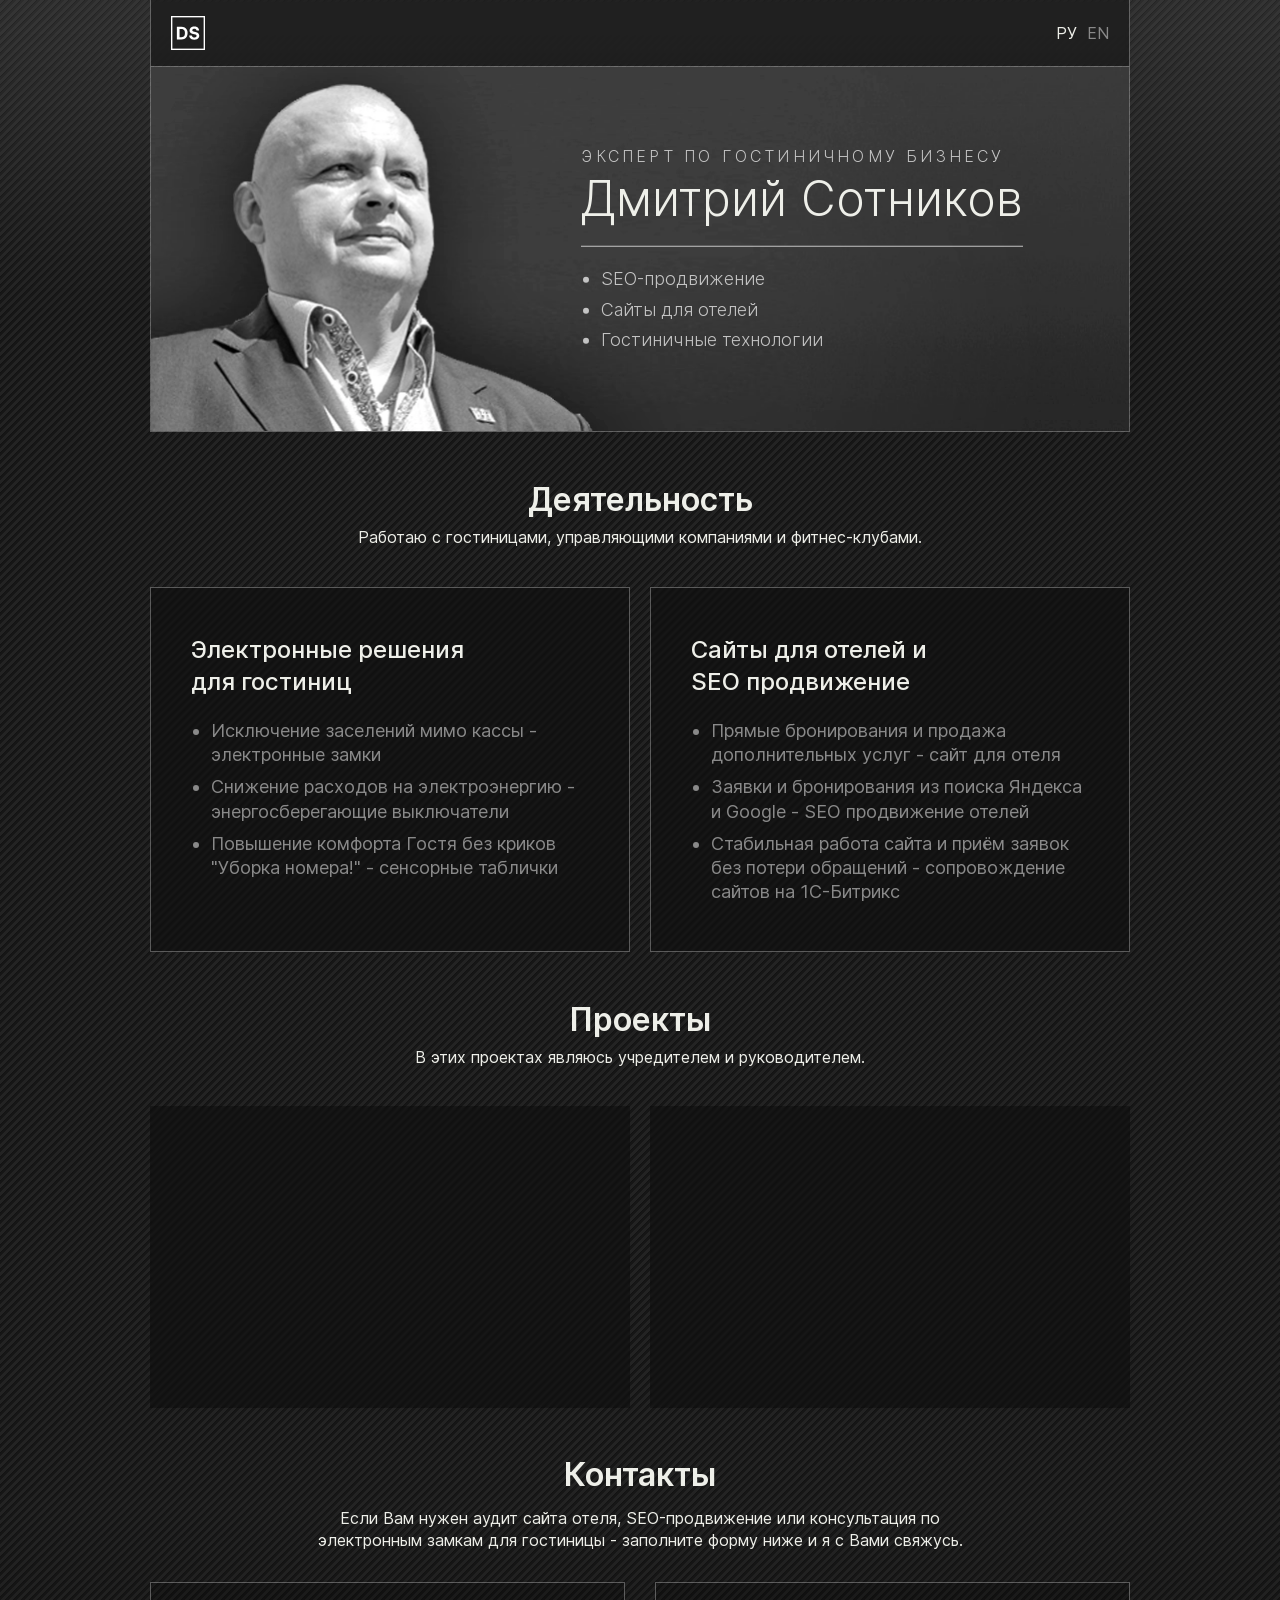
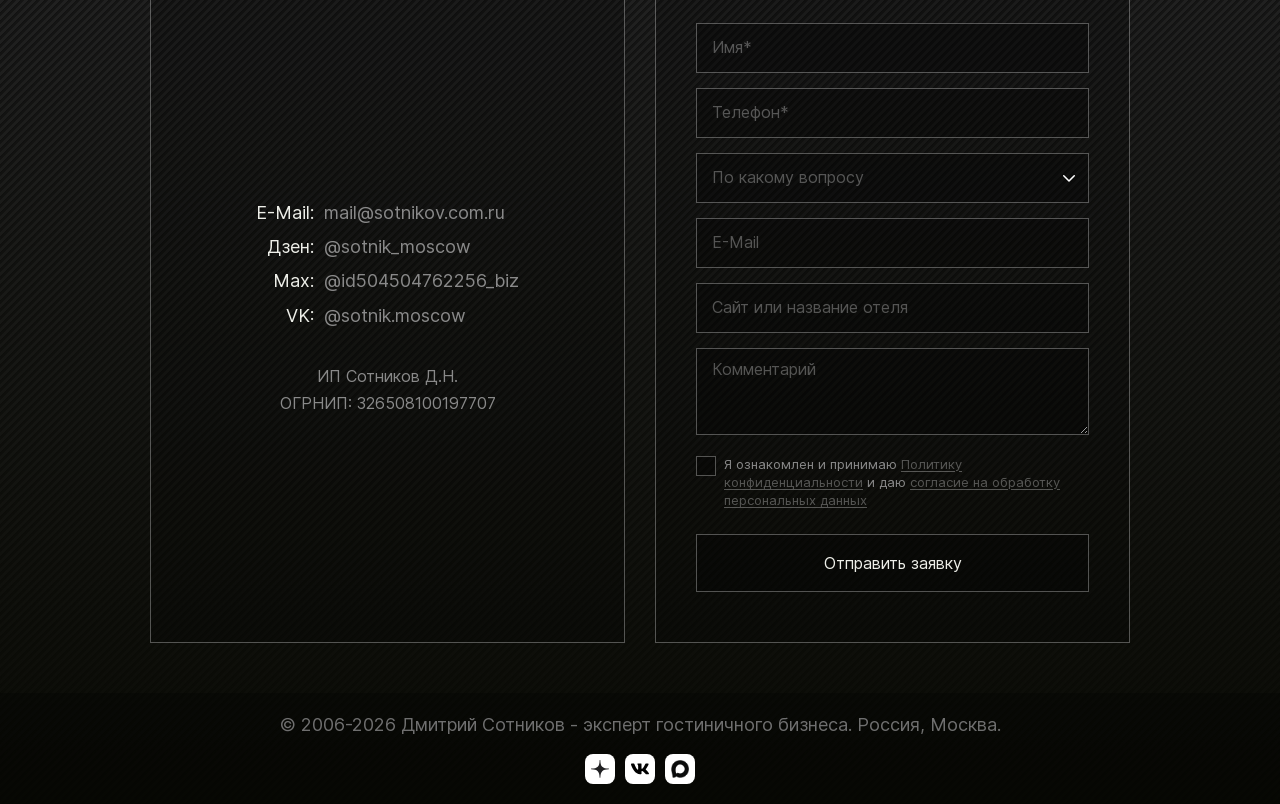
<file: index.html>
<!DOCTYPE html>
<html lang="ru">

<head>
	<meta charset="UTF-8">
	<meta name="viewport" content="width=device-width, initial-scale=1.0">
	<title>Дмитрий Сотников - сайты для отелей, SEO продвижение и электронные замки Bonwin</title>
	<meta name="Keywords"
		content="Дмитрий Сотников, Dmitriy Sotnikov, Sotnikov, эксперт гостиничного бизнеса, сайты для отелей, сайт для отеля, SEO продвижение сайтов отелей, SEO продвижение отелей, электронные замки для гостиниц, Bonwin, 1С-Битрикс">
	<meta name="description"
		content="Дмитрий Сотников - эксперт гостиничного бизнеса. Сайты для отелей, SEO продвижение сайтов отелей и электронные замки для гостиниц.">

	<link rel="stylesheet" href="css/main.css?v=3.1" type="text/css">
	<link rel="icon" href="favicon.ico?v2" type="image/x-icon">

	<!-- START SEO HEAD sotnikov.com.ru -->

	<link rel="canonical" href="https://sotnikov.com.ru/">

	<link rel="alternate" hreflang="ru" href="https://sotnikov.com.ru/">
	<link rel="alternate" hreflang="en" href="https://sotnikov.com.ru/en/">
	<link rel="alternate" hreflang="x-default" href="https://sotnikov.com.ru/">

	<meta property="og:type" content="website">
	<meta property="og:site_name" content="Дмитрий Сотников">
	<meta property="og:title" content="Дмитрий Сотников - эксперт гостиничного бизнеса, сайты для отелей и SEO">
	<meta property="og:description"
		content="Дмитрий Сотников - эксперт гостиничного бизнеса. Сайты для отелей, SEO продвижение сайтов отелей и электронные замки для гостиниц.">
	<meta property="og:url" content="https://sotnikov.com.ru/">
	<meta property="og:locale" content="ru_RU">
	<meta property="og:image" content="https://sotnikov.com.ru/images/preview.jpg">
	<meta property="og:image:alt"
		content="Дмитрий Сотников - эксперт по SEO продвижению сайтов отелей и сайтам для отелей">

	<meta name="twitter:card" content="summary_large_image">
	<meta name="twitter:title" content="Дмитрий Сотников - эксперт гостиничного бизнеса, сайты для отелей и SEO">
	<meta name="twitter:description"
		content="Дмитрий Сотников - эксперт гостиничного бизнеса. Сайты для отелей, SEO продвижение сайтов отелей и электронные замки для гостиниц.">
	<meta name="twitter:image" content="https://sotnikov.com.ru/images/preview.jpg">

	<!-- END SEO HEAD sotnikov.com.ru -->

	<!-- START SCHEMA sotnikov.com.ru -->

	<script type="application/ld+json">
		{
			"@context": "https://schema.org",
			"@graph": [
				{
				"@type": "WebSite",
				"@id": "https://sotnikov.com.ru/#website",
				"url": "https://sotnikov.com.ru/",
				"name": "Дмитрий Сотников",
				"inLanguage": "ru-RU"
				},
				{
				"@type": "WebPage",
				"@id": "https://sotnikov.com.ru/#webpage",
				"url": "https://sotnikov.com.ru/",
				"name": "Дмитрий Сотников - сайты для отелей, SEO продвижение и электронные замки Bonwin",
				"description": "Дмитрий Сотников - эксперт гостиничного бизнеса. Сайты для отелей, SEO продвижение сайтов отелей и электронные замки для гостиниц.",
				"isPartOf": { "@id": "https://sotnikov.com.ru/#website" },
				"inLanguage": "ru-RU",
				"primaryImageOfPage": {
					"@type": "ImageObject",
					"@id": "https://sotnikov.com.ru/#primaryimage",
					"url": "https://sotnikov.com.ru/images/preview.jpg"
				},
				"mainEntity": { "@id": "https://sotnikov.com.ru/#person" }
				},
				{
				"@type": "Person",
				"@id": "https://sotnikov.com.ru/#person",
				"name": "Дмитрий Сотников",
				"alternateName": ["Dmitriy Sotnikov","Sotnikov"],
				"url": "https://sotnikov.com.ru/",
				"image": "https://sotnikov.com.ru/images/preview.jpg",
				"email": "mailto:mail@sotnikov.com.ru",
				"jobTitle": "Эксперт гостиничного бизнеса по сайтам для отелей, SEO-продвижению, росту прямых бронирований и гостиничным технологиям",
				"description": "Эксперт гостиничного бизнеса по сайтам для отелей, SEO-продвижению, росту прямых бронирований и гостиничным технологиям. Практические направления: прямые бронирования, SEO для отелей, электронные замки, контроль заселений, снижение зависимости от OTA и рост выручки гостиницы.",
				"knowsAbout": [
			"сайты для отелей",
			"SEO-продвижение отелей",
			"рост прямых бронирований",
			"снижение зависимости от OTA",
			"гостиничный бизнес",
			"гостиничные технологии",
			"электронные замки для гостиниц",
			"контроль заселений"
				],
				"sameAs": [
			"https://companies.rbc.ru/experts/26677/dmitrij-sotnikov/",
			"https://horeca.estate/mneniya-ekspertov/128-gostinichnyj-biznes/1941-ekspert-dmitrij-sotnikov-ispolnitelnyj-direktor-e-locks-ru",
			"https://vk.ru/sotnik.moscow",
			"https://dzen.ru/sotnik_moscow",
			"https://ok.ru/group/70000047437199"
				]
				}
			]
		}
	</script>

	<!-- END SCHEMA sotnikov.com.ru -->
</head>

<body>
	<header class="header">
		<div class="container">
			<a href="/" class="logo"><img src="images/logo.svg" alt="Дмитрий Сотников"></a>

			<div class="lang">
				<a href="/" class="lang__item --active">РУ</a>
				<a href="en/" class="lang__item">EN</a>
			</div>
		</div>
	</header>

	<main>
		<section class="hero">
			<div class="container">
				<picture>
					<source srcset="images/photo.webp" type="image/webp">
					<img src="images/photo.jpg"
						alt="Дмитрий Сотников - эксперт по гостиничному бизнесу, электронным замкам и SEO продвижение сайтов отелей"
						class="hero__img">
				</picture>
				<div class="hero__content">
					<p class="hero__descr">Эксперт по гостиничному бизнесу</p>
					<h1 class="hd">Дмитрий Сотников - эксперт гостиничного бизнеса, сайты для отелей и SEO продвижение
					</h1>
					<p class="hero__title">Дмитрий Сотников</p>
					<ul class="hero__list">
						<li>SEO-продвижение</li>
						<li>Сайты для отелей</li>
						<li>Гостиничные технологии</li>
					</ul>
				</div>
			</div>
		</section>

		<section class="services">
			<div class="container">
				<h2>Деятельность</h2>
				<p class="services__descr">Работаю с гостиницами, управляющими компаниями и фитнес-клубами.</p>

				<div class="services__wrap">
					<div class="services__item">
						<h3>Электронные решения <br>для гостиниц</h3>
						<ul>
							<li>Исключение заселений мимо кассы - электронные замки</li>
							<li>Снижение расходов на электроэнергию - энергосберегающие выключатели</li>
							<li>Повышение комфорта Гостя без криков "Уборка номера!" - сенсорные таблички</li>
						</ul>
					</div>
					<div class="services__item">
						<h3>Сайты для отелей и <br> SEO продвижение</h3>
						<ul>
							<li>Прямые бронирования и продажа дополнительных услуг - сайт для отеля</li>
							<li>Заявки и бронирования из поиска Яндекса и Google - SEO продвижение отелей</li>
							<li>Стабильная работа сайта и приём заявок без потери обращений - сопровождение сайтов на
								1С-Битрикс</li>
						</ul>
					</div>
				</div>
			</div>
		</section>

		<section class="services">
			<div class="container">
				<h2>Проекты</h2>
				<p class="services__descr">В этих проектах являюсь учредителем и руководителем.</p>

				<div class="services__wrap">
					<div class="services__item">
						<h3>БОНВИН РУС+</h3>
						<ul>
							<li>Электронные замки, энергосберегающие выключатели и сенсорные таблички для гостиниц и
								фитнес-клубов.</li>
							<li>Контроль заселений, снижение расходов на электроэнергию и спокойная работа гостиницы.
							</li>
						</ul>
					</div>
					<div class="services__item">
						<h3>BxHelp</h3>
						<ul>
							<li>Сайты для отелей, SEO продвижение и сопровождение на 1С-Битрикс.</li>
							<li>Прямые бронирования, продажа дополнительных услуг и заявки из поиска.</li>
						</ul>
					</div>
				</div>
			</div>
		</section>

		<section class="contacts" id="contacts">
			<div class="container">
				<h2>Контакты</h2>
				<p class="contacts__descr --hide-on-mobile">Если Вам нужен аудит сайта отеля, SEO-продвижение или
					консультация по
					электронным замкам для гостиницы - заполните форму ниже и я с Вами свяжусь.</p>

				<div class="contacts__wrap">
					<div class="contacts__card">
						<ul class="contacts__list">
							<li>
								<span>E-Mail:</span>
								<a target="_blank" href="mailto:mail@sotnikov.com.ru">mail@sotnikov.com.ru</a>
							</li>
							<li>
								<span>Дзен:</span>
								<a href="https://dzen.ru/sotnik_moscow" target="_blank"
									rel="noopener noreferrer">@sotnik_moscow</a>
							</li>
							<li>
								<span>Max:</span>
								<a href="https://max.ru/id504504762256_biz" target="_blank"
									rel="noopener noreferrer">@id504504762256_biz</a>
							</li>
							<li>
								<span>VK:</span>
								<a href="https://vk.com/sotnik.moscow" target="_blank"
									rel="noopener noreferrer">@sotnik.moscow</a>
							</li>
						</ul>
						<div class="contacts__business">
							<p>ИП Сотников Д.Н.</p>
							<p>ОГРНИП: 326508100197707</p>
						</div>
					</div>

					<div class="contacts__onmob">
						<p class="contacts__descr">
							Если Вам нужен аудит сайта отеля, SEO-продвижение или консультация по
							электронным замкам для гостиницы - заполните форму ниже и я с Вами свяжусь.
						</p>
						<button class="contacts__btn" href="#contact-form">Заполнить форму</button>
					</div>

					<form id="contact-form" class="contacts__form contacts__card" action="#" method="post">
						<input type="text" id="name" name="name" placeholder="Имя*" required>
						<input type="text" id="cnames" name="cnames">
						<input type="tel" id="phone" name="phone" placeholder="Телефон*" required>
						<select id="topic" name="topic" required>
							<option disabled selected>По какому вопросу</option>
							<option value="seo">По SEO</option>
							<option value="site">По сайту</option>
							<option value="locks">По замкам</option>
						</select>
						<input type="email" id="email" name="email" placeholder="E-Mail">
						<input type="text" id="hotel" name="hotel" placeholder="Сайт или название отеля">
						<textarea id="comment" name="comment" rows="3" placeholder="Комментарий"></textarea>
						<div class="form-group form-group--checkbox checkbox">
							<input type="checkbox" name="consent" id="consent" required>
							<label class="checkbox__label" for="consent">
								Я ознакомлен и принимаю <a href="/privacy.html" target="_blank" rel="nofollow">Политику
									конфиденциальности</a> и даю <a href="/consent.html" target="_blank"
									rel="nofollow">согласие на обработку персональных данных</a>
							</label>
						</div>
						<button type="submit" class="contacts__btn contacts__btn--submit">Отправить заявку</button>
					</form>
				</div>
			</div>
		</section>
	</main>

	<footer class="footer">
		<div class="container">
			<p>© 2006-2026 Дмитрий Сотников - эксперт гостиничного бизнеса. Россия, Москва.</p>
			<div class="links">
				<a target="_blank" rel="noopener noreferrer" href="https://dzen.ru/sotnik_moscow"><img
						src="images/dzen.svg" alt="dzen"></a>
				<a target="_blank" rel="noopener noreferrer" href="https://vk.com/sotnik.moscow"><img
						src="images/vk.svg" alt="vk"></a>
				<a href="https://max.ru/id504504762256_biz" target="_blank" rel="noopener noreferrer"><img
						src="../images/max.png" alt="max"></a>
			</div>
		</div>
	</footer>
	<script src="js/imask.min.js"></script>
	<script src="js/form-submit.js?v=3.1"></script>
</body>

</html>
</file>
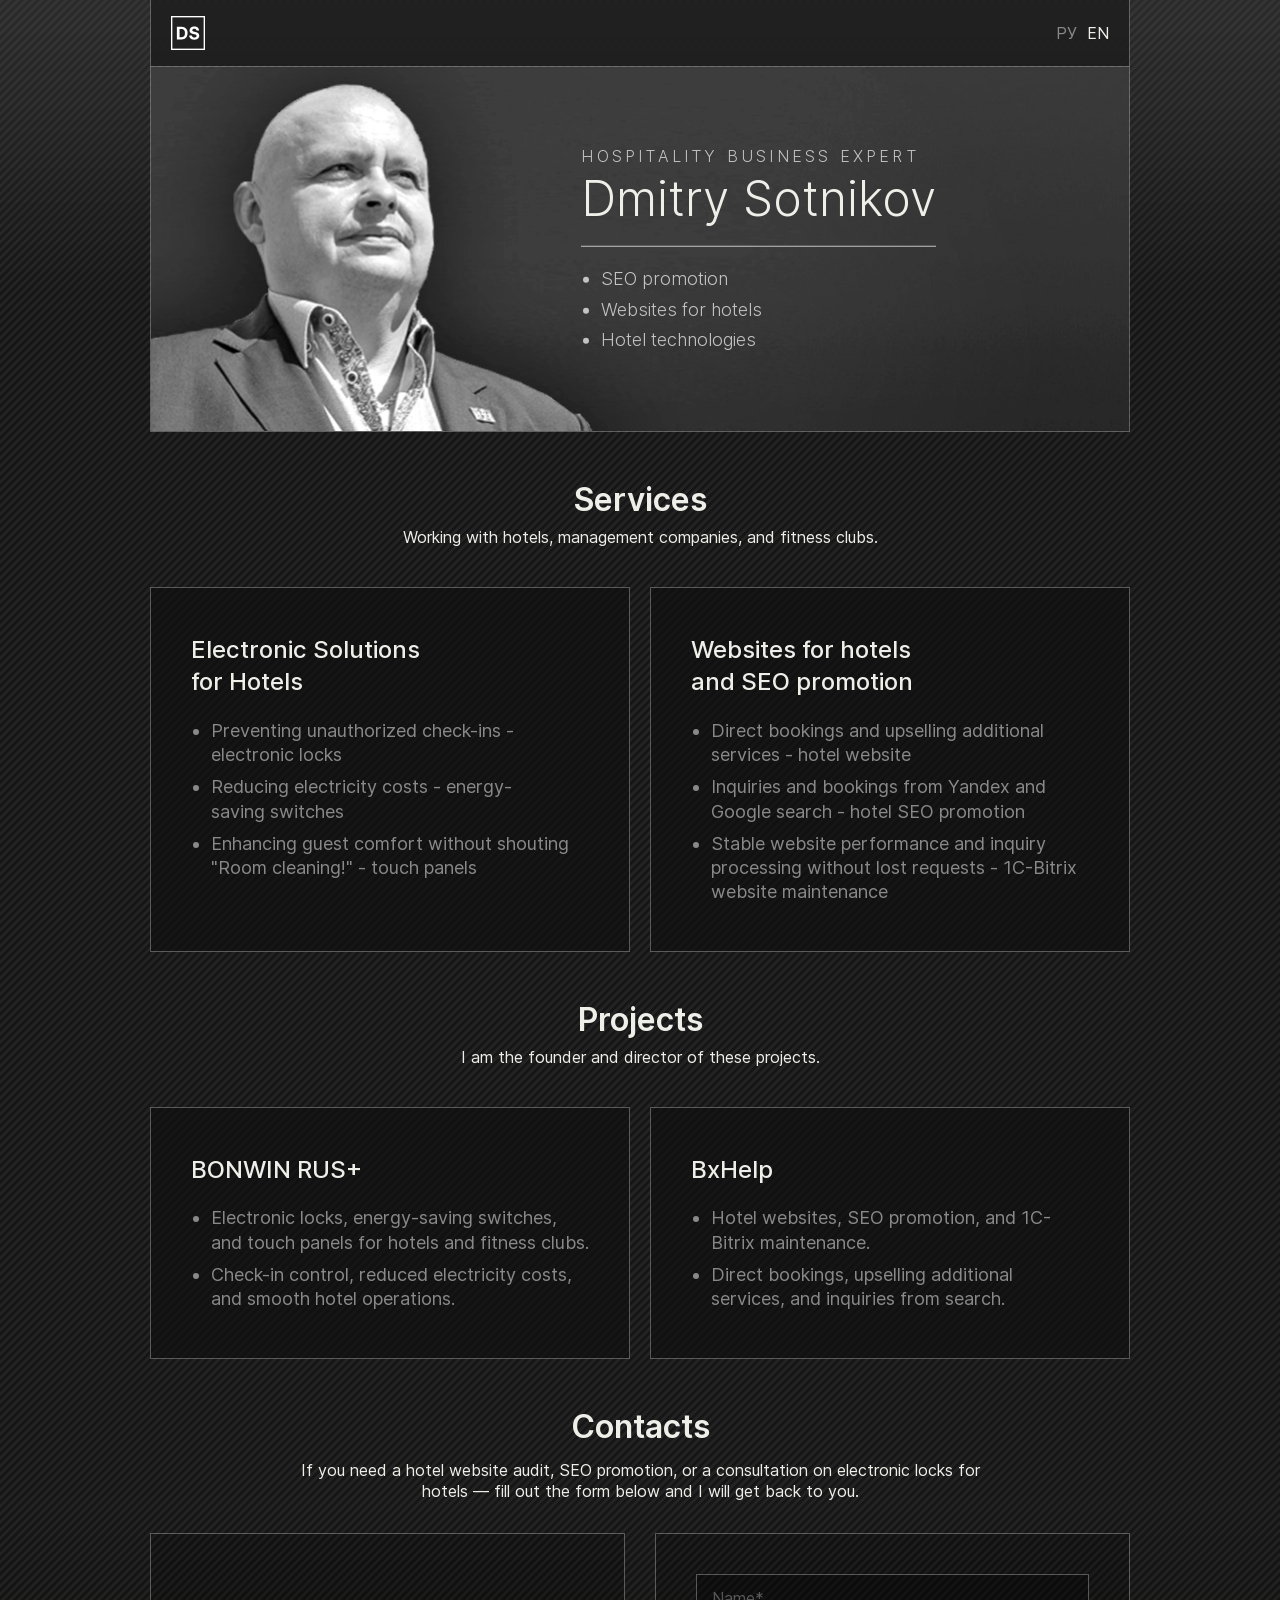
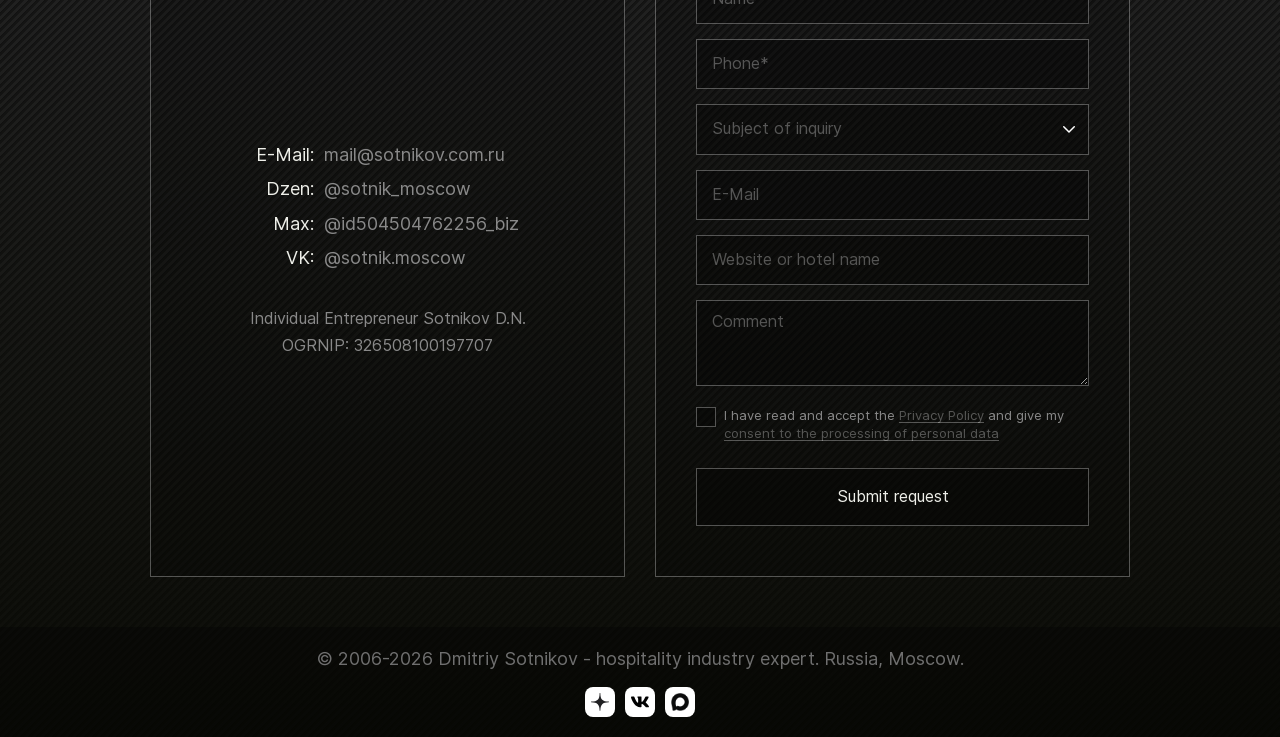
<file: EN/index.html>
<!DOCTYPE html>
<html lang="en">

<head>
	<meta charset="UTF-8">
	<meta name="viewport" content="width=device-width, initial-scale=1.0">
	<title>Dmitriy Sotnikov - websites for hotels, SEO promotion and Bonwin electronic locks</title>
	<meta name="Keywords"
		content="Dmitriy Sotnikov, Sotnikov, bonwin, electronic locks, hotel websites, hospitality websites, seo, seo promotion, hotel seo promotion, website maintenance, 1c bitrix, hotel promotion, guest acquisition, website audit">
	<meta name="description"
		content="Dmitriy Sotnikov - hospitality industry expert. Websites for hotels, SEO promotion of hotel websites and electronic locks for hotels.">

	<link rel="stylesheet" href="../css/main.css?v=3.1" type="text/css" media="screen">
	<link rel="icon" href="../favicon.ico?v2" type="image/x-icon">

	<!-- START SEO HEAD sotnikov.com.ru EN -->

	<link rel="canonical" href="https://sotnikov.com.ru/en/">

	<link rel="alternate" hreflang="ru" href="https://sotnikov.com.ru/">
	<link rel="alternate" hreflang="en" href="https://sotnikov.com.ru/en/">
	<link rel="alternate" hreflang="x-default" href="https://sotnikov.com.ru/">

	<meta property="og:type" content="website">
	<meta property="og:site_name" content="Dmitriy Sotnikov">
	<meta property="og:title" content="Dmitriy Sotnikov - hospitality industry expert, websites for hotels and SEO">
	<meta property="og:description"
		content="Dmitriy Sotnikov - hospitality industry expert. Websites for hotels, SEO promotion of hotel websites and electronic locks for hotels.">
	<meta property="og:url" content="https://sotnikov.com.ru/en/">
	<meta property="og:locale" content="en_GB">
	<meta property="og:image" content="https://sotnikov.com.ru/images/preview.jpg">
	<meta property="og:image:alt" content="Dmitriy Sotnikov - expert in SEO for hotel websites and hotel websites">

	<meta name="twitter:card" content="summary_large_image">
	<meta name="twitter:title" content="Dmitriy Sotnikov - hospitality industry expert, websites for hotels and SEO">
	<meta name="twitter:description"
		content="Dmitriy Sotnikov - hospitality industry expert. Websites for hotels, SEO promotion of hotel websites and electronic locks for hotels.">
	<meta name="twitter:image" content="https://sotnikov.com.ru/images/preview.jpg">

	<!-- END SEO HEAD sotnikov.com.ru EN -->

	<!-- START SCHEMA sotnikov.com.ru EN -->

	<script type="application/ld+json">
{
  "@context": "https://schema.org",
  "@graph": [
    {
      "@type": "WebSite",
      "@id": "https://sotnikov.com.ru/#website",
      "url": "https://sotnikov.com.ru/",
      "name": "Dmitriy Sotnikov",
      "inLanguage": "en"
    },
    {
      "@type": "WebPage",
      "@id": "https://sotnikov.com.ru/en/#webpage",
      "url": "https://sotnikov.com.ru/en/",
      "name": "Dmitriy Sotnikov - websites for hotels, SEO promotion and Bonwin electronic locks",
      "description": "Dmitriy Sotnikov - hospitality industry expert. Websites for hotels, SEO promotion of hotel websites and electronic locks for hotels.",
      "isPartOf": { "@id": "https://sotnikov.com.ru/#website" },
      "inLanguage": "en",
      "primaryImageOfPage": {
        "@type": "ImageObject",
        "@id": "https://sotnikov.com.ru/#primaryimage",
        "url": "https://sotnikov.com.ru/images/preview.jpg"
      },
      "mainEntity": { "@id": "https://sotnikov.com.ru/#person" }
    },
    {
      "@type": "Person",
      "@id": "https://sotnikov.com.ru/#person",
      "name": "Dmitriy Sotnikov",
      "alternateName": ["Дмитрий Сотников","Sotnikov"],
      "url": "https://sotnikov.com.ru/",
      "image": "https://sotnikov.com.ru/images/preview.jpg",
      "email": "mailto:mail@sotnikov.com.ru",
      "jobTitle": "Hospitality industry expert in hotel websites, hotel SEO, direct bookings growth, and hotel technology",
      "description": "Hospitality industry expert in hotel websites, hotel SEO, direct bookings growth, and hotel technology. Practical areas: direct bookings, hotel SEO, electronic locks, check-in control, reducing OTA dependence, and increasing hotel revenue.",
      "knowsAbout": [
  "hotel websites",
  "hotel SEO",
  "direct bookings growth",
  "reducing OTA dependence",
  "hospitality industry",
  "hotel technology",
  "electronic locks for hotels",
  "check-in control"
      ],
      "sameAs": [
  "https://companies.rbc.ru/experts/26677/dmitrij-sotnikov/",
  "https://horeca.estate/mneniya-ekspertov/128-gostinichnyj-biznes/1941-ekspert-dmitrij-sotnikov-ispolnitelnyj-direktor-e-locks-ru",
  "https://vk.ru/sotnik.moscow",
  "https://dzen.ru/sotnik_moscow",
  "https://ok.ru/group/70000047437199"
      ]
    }
  ]
}
</script>

	<!-- END SCHEMA sotnikov.com.ru EN -->
</head>

<body>
	<header class="header">
		<div class="container">
			<a href="/" class="logo"><img src="../images/logo.svg" alt="Dmitriy Sotnikov"></a>

			<div class="lang">
				<a href="/" class="lang__item">РУ</a>
				<a href="/en/" class="lang__item --active">EN</a>
			</div>
		</div>
	</header>

	<main>
		<section class="hero">
			<div class="container">
				<picture>
					<source srcset="../images/photo.webp" type="image/webp">
					<img src="../images/photo.jpg"
						alt="Dmitriy Sotnikov - hospitality industry expert, electronic locks and SEO promotion for hotel websites"
						class="hero__img">
				</picture>
				<div class="hero__content">
					<p class="hero__descr">Hospitality Business Expert</p>
					<h1 class="hd">Dmitry Sotnikov - hospitality business expert, websites for hotels and SEO promotion
					</h1>
					<p class="hero__title">Dmitry Sotnikov</p>
					<ul class="hero__list">
						<li>SEO promotion</li>
						<li>Websites for hotels</li>
						<li>Hotel technologies</li>
					</ul>
				</div>
			</div>
		</section>

		<section class="services">
			<div class="container">
				<h2>Services</h2>
				<p class="services__descr">Working with hotels, management companies, and fitness clubs.</p>

				<div class="services__wrap">
					<div class="services__item">
						<h3>Electronic Solutions <br> for Hotels</h3>
						<ul>
							<li>Preventing unauthorized check-ins - electronic locks</li>
							<li>Reducing electricity costs - energy-saving switches</li>
							<li>Enhancing guest comfort without shouting "Room cleaning!" - touch panels</li>
						</ul>
					</div>
					<div class="services__item">
						<h3>Websites for hotels <br>and SEO promotion</h3>
						<ul>
							<li>Direct bookings and upselling additional services - hotel website</li>
							<li>Inquiries and bookings from Yandex and Google search - hotel SEO promotion</li>
							<li>Stable website performance and inquiry processing without lost requests - 1C-Bitrix
								website maintenance</li>
						</ul>
					</div>
				</div>
			</div>
		</section>

		<section class="services">
			<div class="container">
				<h2>Projects</h2>
				<p class="services__descr">I am the founder and director of these projects.</p>

				<div class="services__wrap">
					<div class="services__item">
						<h3>BONWIN RUS+</h3>
						<ul>
							<li>Electronic locks, energy-saving switches, and touch panels for hotels and fitness clubs.
							</li>
							<li>Check-in control, reduced electricity costs, and smooth hotel operations.</li>
						</ul>
					</div>
					<div class="services__item">
						<h3>BxHelp</h3>
						<ul>
							<li>Hotel websites, SEO promotion, and 1C-Bitrix maintenance.</li>
							<li>Direct bookings, upselling additional services, and inquiries from search.</li>
						</ul>
					</div>
				</div>
			</div>
		</section>

		<section class="contacts" id="contacts">
			<div class="container">
				<h2>Contacts</h2>
				<p class="contacts__descr --hide-on-mobile">If you need a hotel website audit, SEO promotion, or
					a consultation on
					electronic locks for hotels — fill out the form below and I will get back to you.</p>

				<div class="contacts__wrap">
					<div class="contacts__card">
						<ul class="contacts__list">
							<li>
								<span>E-Mail:</span>
								<a target="_blank" href="mailto:mail@sotnikov.com.ru">mail@sotnikov.com.ru</a>
							</li>
							<li>
								<span>Dzen:</span>
								<a href="https://dzen.ru/sotnik_moscow" target="_blank"
									rel="noopener noreferrer">@sotnik_moscow</a>
							</li>
							<li>
								<span>Max:</span>
								<a href="https://max.ru/id504504762256_biz" target="_blank"
									rel="noopener noreferrer">@id504504762256_biz</a>
							</li>
							<li>
								<span>VK:</span>
								<a href="https://vk.com/sotnik.moscow" target="_blank"
									rel="noopener noreferrer">@sotnik.moscow</a>
							</li>
						</ul>
						<div class="contacts__business">
							<p>Individual Entrepreneur Sotnikov D.N.</p>
							<p>OGRNIP: 326508100197707</p>
						</div>
					</div>

					<div class="contacts__onmob">
						<p class="contacts__descr">
							If you need a hotel website audit, SEO promotion, or a consultation on
							electronic locks for hotels — fill out the form below and I will get back to you.
						</p>
						<button class="contacts__btn" href="#contact-form">Fill out the form</button>
					</div>

					<form id="contact-form" class="contacts__form contacts__card" action="#" method="post">
						<input type="text" id="name" name="name" placeholder="Name*" required>
						<input type="text" id="cnames" name="cnames">
						<input type="tel" id="phone" name="phone" placeholder="Phone*" required>
						<select id="topic" name="topic" required>
							<option disabled selected>Subject of inquiry</option>
							<option value="seo">SEO</option>
							<option value="site">Website</option>
							<option value="locks">Locks</option>
						</select>
						<input type="email" id="email" name="email" placeholder="E-Mail">
						<input type="text" id="hotel" name="hotel" placeholder="Website or hotel name">
						<textarea id="comment" name="comment" rows="3" placeholder="Comment"></textarea>
						<div class="form-group form-group--checkbox checkbox">
							<input type="checkbox" name="consent" id="consent" required>
							<label class="checkbox__label" for="consent">
								I have read and accept the <a href="/privacy.html" target="_blank" rel="nofollow">Privacy
									Policy</a> and give my <a href="/consent.html" target="_blank"
									rel="nofollow">consent to the processing of personal data</a>
							</label>
						</div>
						<button type="submit" class="contacts__btn contacts__btn--submit">Submit request</button>
					</form>
				</div>
			</div>
		</section>
	</main>

	<footer class="footer">
		<div class="container">
			<p>© 2006-2026 Dmitriy Sotnikov - hospitality industry expert. Russia, Moscow.</p>
			<div class="links">
				<a href="https://dzen.ru/sotnik_moscow" target="_blank" rel="noopener noreferrer"><img
						src="../images/dzen.svg" alt="dzen"></a>
				<a href="https://vk.com/sotnik.moscow" target="_blank" rel="noopener noreferrer"><img
						src="../images/vk.svg" alt="vk"></a>
				<a href="https://max.ru/id504504762256_biz" target="_blank" rel="noopener noreferrer"><img
						src="../images/max.png" alt="max"></a>
			</div>
		</div>
	</footer>

	<script src="../js/imask.min.js"></script>
	<script src="../js/form-submit.js?v=3.1"></script>
</body>

</html>
</file>
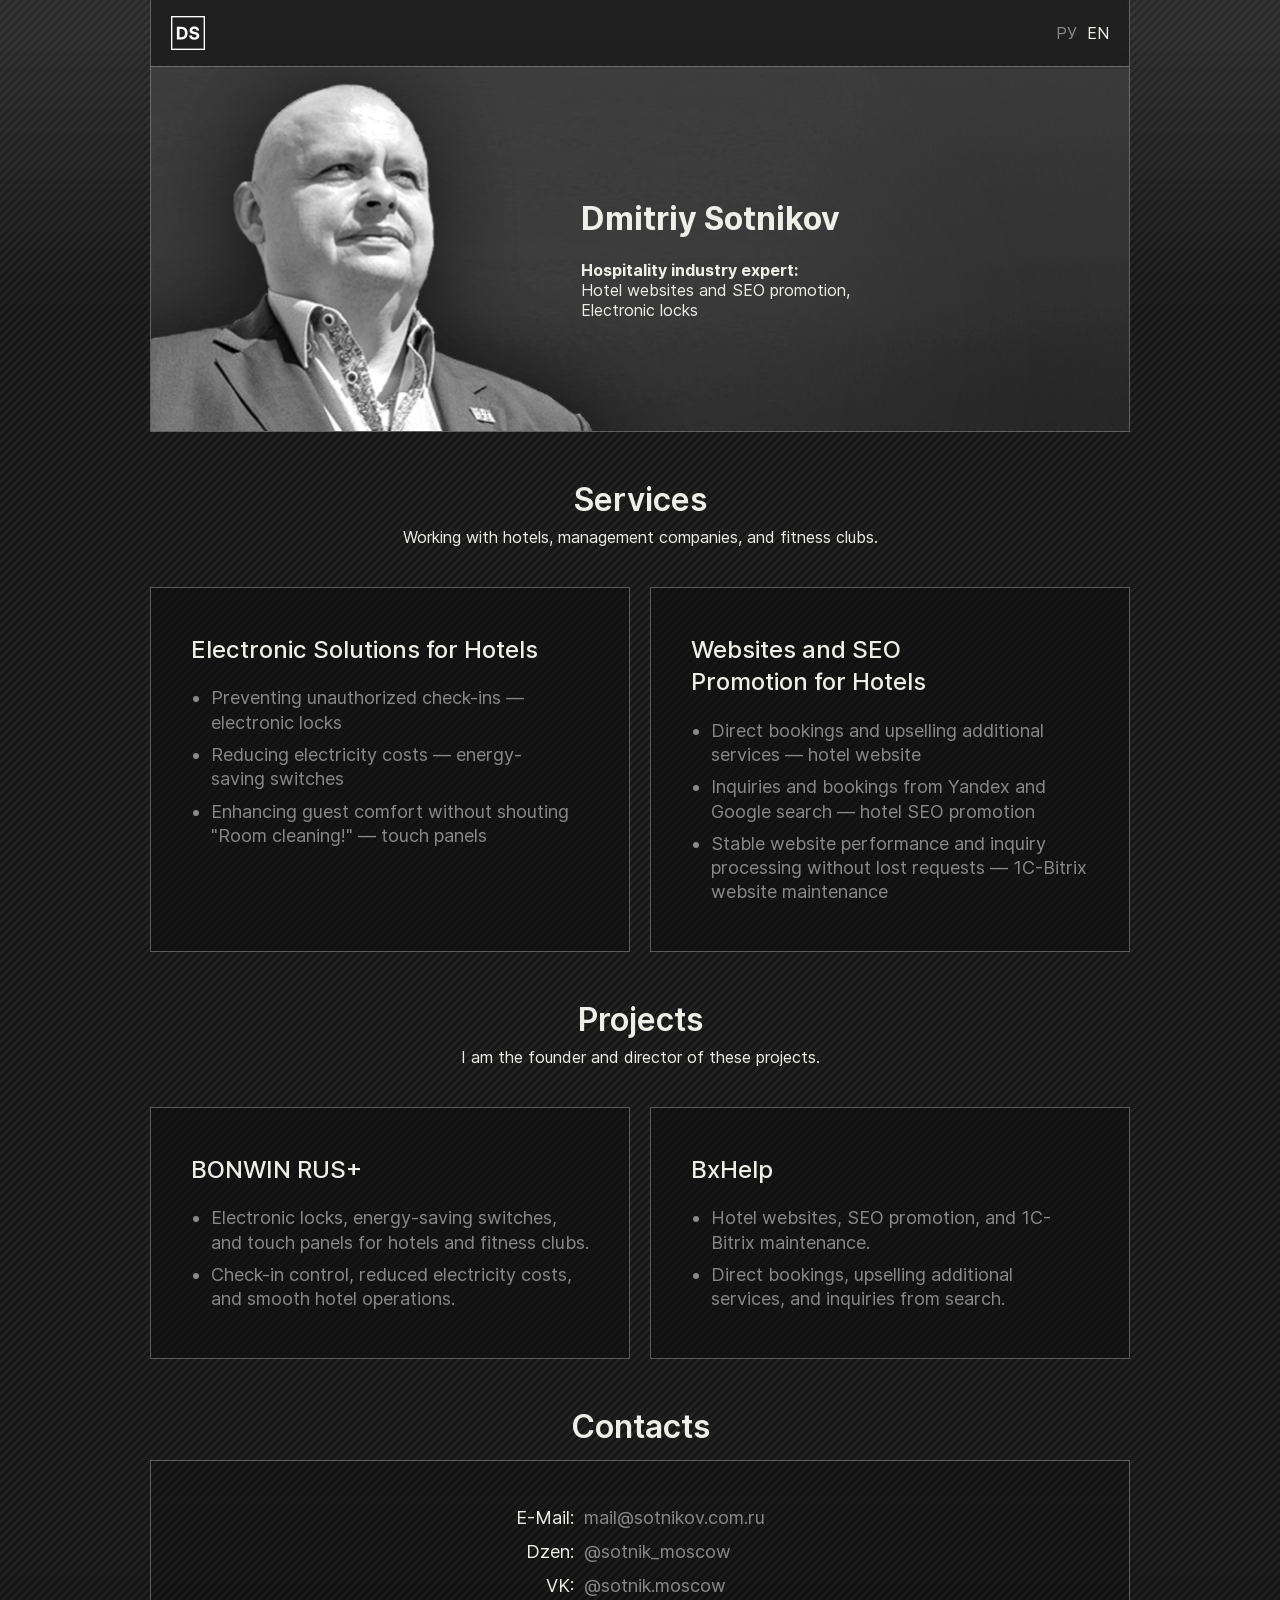
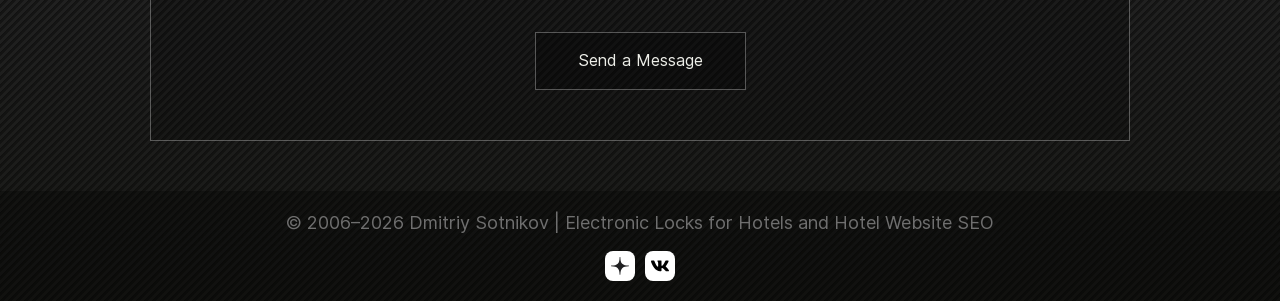
<file: eng/index.html>
<!DOCTYPE html>
<html lang="en">

<head>
	<meta charset="UTF-8">
	<meta name="robots" content="noindex, nofollow">
	<meta name="viewport" content="width=device-width, initial-scale=1.0">
	<title>Dmitriy Sotnikov - Bonwin, Electronic Locks, Hotel Websites, SEO Promotion</title>
	<meta name="Keywords"
		content="Dmitriy Sotnikov, Sotnikov, bonwin, electronic locks, hotel websites, hospitality websites, seo, seo promotion, hotel seo promotion, website maintenance, 1c bitrix, hotel promotion, guest acquisition, website audit">
	<meta name="description"
		content="Hospitality industry expert. Electronic locks for hotels, websites with booking modules, and SEO promotion for hotels. Working with hotels and management companies: check-in control, direct bookings growth, and steady inquiries">

	<link rel="stylesheet" href="../css/main.css" type="text/css" media="screen">
	<link rel="shortcut" href="../favicon.ico?2" type="image/x-icon">
</head>

<body>
	<header class="header">
		<div class="container">
			<a href="/" class="logo"><img src="../images/logo.svg" alt="Dmitriy Sotnikov"></a>

			<div class="lang">
				<a href="/" class="lang__item">РУ</a>
				<a href="/eng/" class="lang__item --active">EN</a>
			</div>
		</div>
	</header>

	<main>
		<section class="hero">
			<div class="container">
				<img src="../images/photo.jpg"
					alt="Dmitriy Sotnikov - hospitality industry expert, electronic locks and SEO promotion for hotel websites"
					class="hero__img">
				<div class="hero__content">
					<h1>Dmitriy Sotnikov</h1>
					<p class="hero__text">
						<b>Hospitality industry expert:</b><br>
						Hotel websites and SEO promotion, <br>
						Electronic locks
					</p>
				</div>
			</div>
		</section>

		<section class="services">
			<div class="container">
				<h2>Services</h2>
				<p class="services__descr">Working with hotels, management companies, and fitness clubs.</p>

				<div class="services__wrap">
					<div class="services__item">
						<h3>Electronic Solutions for Hotels</h3>
						<ul>
							<li>Preventing unauthorized check-ins — electronic locks</li>
							<li>Reducing electricity costs — energy-saving switches</li>
							<li>Enhancing guest comfort without shouting "Room cleaning!" — touch panels</li>
						</ul>
						<p>

						</p>
					</div>
					<div class="services__item">
						<h3>Websites and SEO <br> Promotion for Hotels</h3>
						<ul>
							<li>Direct bookings and upselling additional services — hotel website</li>
							<li>Inquiries and bookings from Yandex and Google search — hotel SEO promotion</li>
							<li>Stable website performance and inquiry processing without lost requests — 1C-Bitrix website
								maintenance</li>
						</ul>
					</div>
				</div>
			</div>
		</section>

		<section class="services">
			<div class="container">
				<h2>Projects</h2>
				<p class="services__descr">I am the founder and director of these projects.</p>

				<div class="services__wrap">
					<div class="services__item">
						<h3>BONWIN RUS+</h3>
						<ul>
							<li>Electronic locks, energy-saving switches, and touch panels for hotels and
								fitness clubs.</li>
							<li>Check-in control, reduced electricity costs, and smooth hotel operations.
							</li>
						</ul>
					</div>
					<div class="services__item">
						<h3>BxHelp</h3>
						<ul>
							<li>Hotel websites, SEO promotion, and 1C-Bitrix maintenance.</li>
							<li>Direct bookings, upselling additional services, and inquiries from search.</li>
						</ul>
					</div>
				</div>
			</div>
		</section>

		<section class="contacts">
			<div class="container">
				<h2>Contacts</h2>
				<div class="contacts__card">
					<ul class="contacts__list">
						<li>
							<span>E-Mail:</span>
							<a href="mailto:mail@sotnikov.com.ru">mail@sotnikov.com.ru</a>
						</li>
						<li>
							<span>Dzen:</span>
							<a href="https://dzen.ru/sotnik_moscow" target="_blank"
								rel="noopener noreferrer">@sotnik_moscow</a>
						</li>
						<li>
							<span>VK:</span>
							<a href="https://vk.com/sotnik.moscow" target="_blank"
								rel="noopener noreferrer">@sotnik.moscow</a>
						</li>
					</ul>
					<a class="contacts__btn" href="mailto:mail@sotnikov.com.ru">Send a Message</a>
				</div>
			</div>
		</section>
	</main>

	<footer class="footer">
		<div class="container">
			<p>© 2006–2026 Dmitriy Sotnikov | Electronic Locks for Hotels and Hotel Website SEO</p>
			<div class="links">
				<a href="https://dzen.ru/sotnik_moscow"><img src="../images/dzen.svg" alt="vk"></a>
				<a href="https://vk.com/sotnik.moscow"><img src="../images/vk.svg" alt="dzen"></a>
			</div>
		</div>
	</footer>
</body>

</html>
</file>
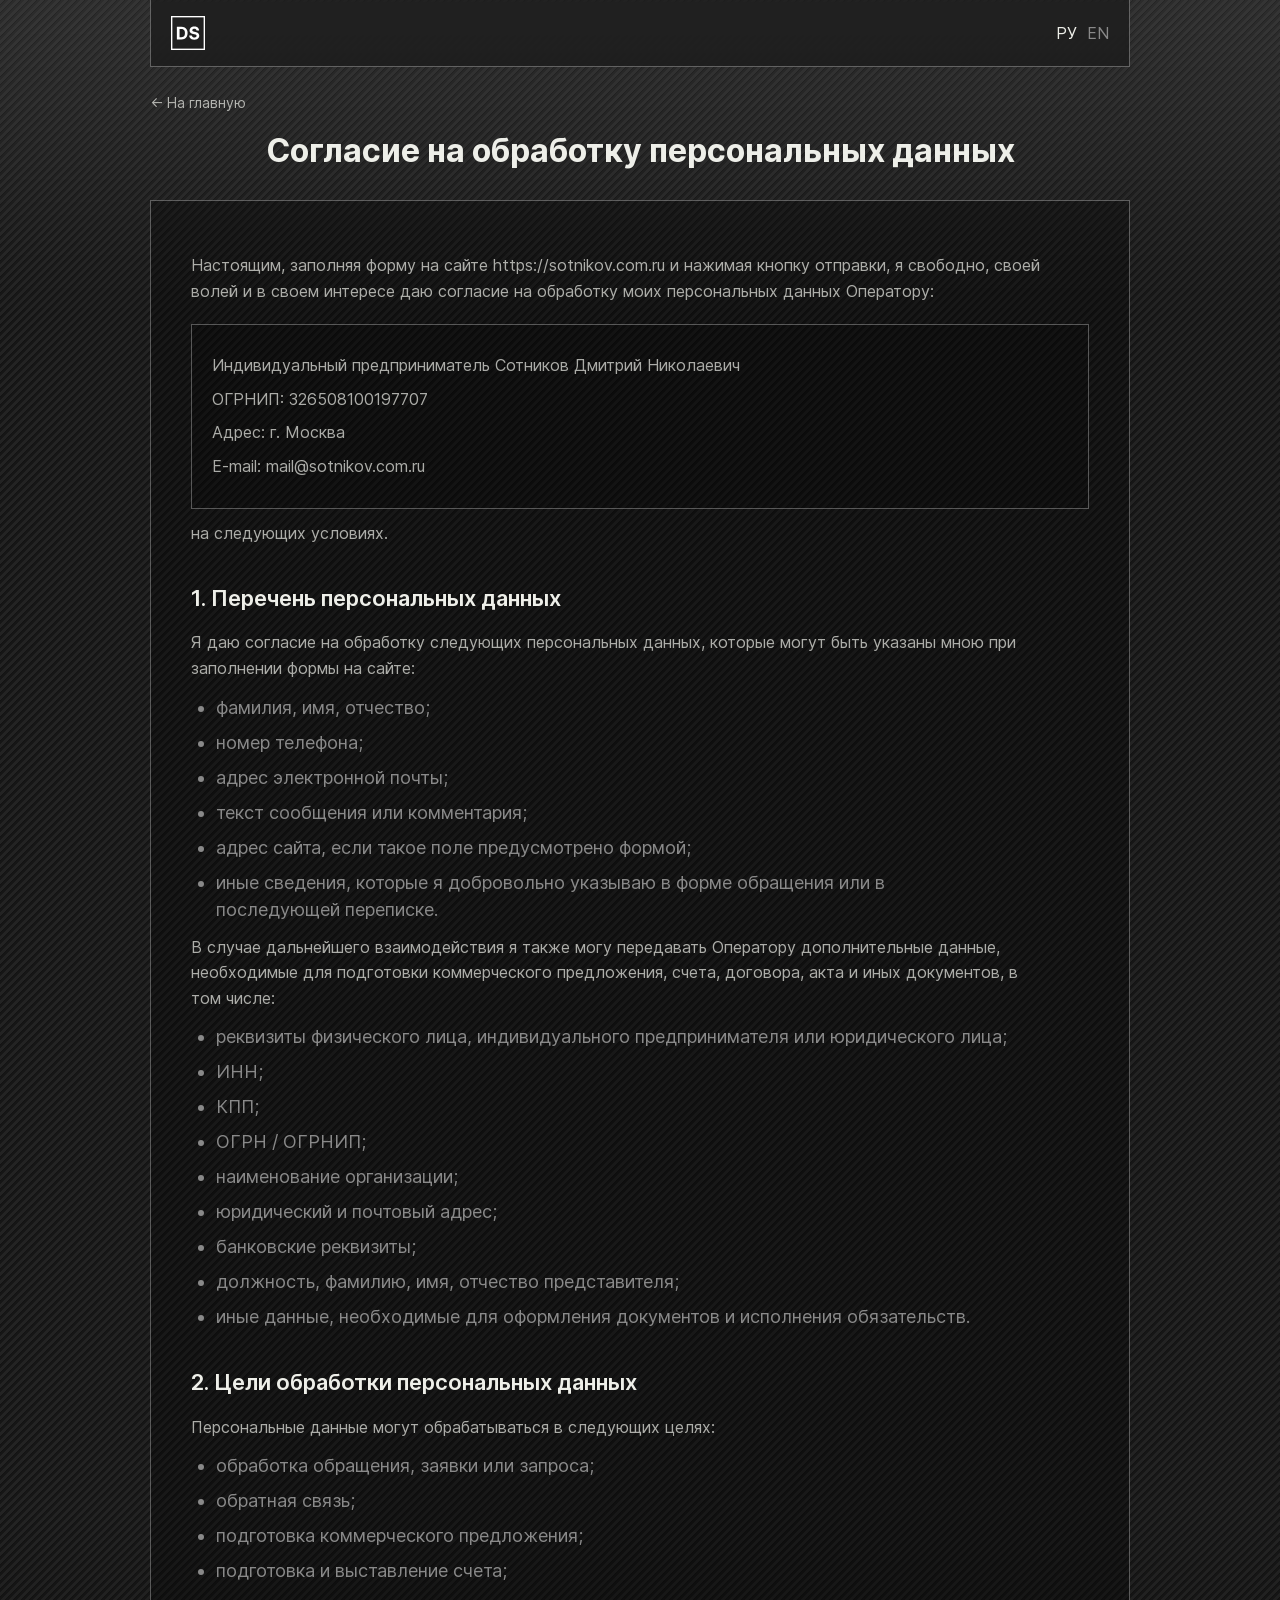
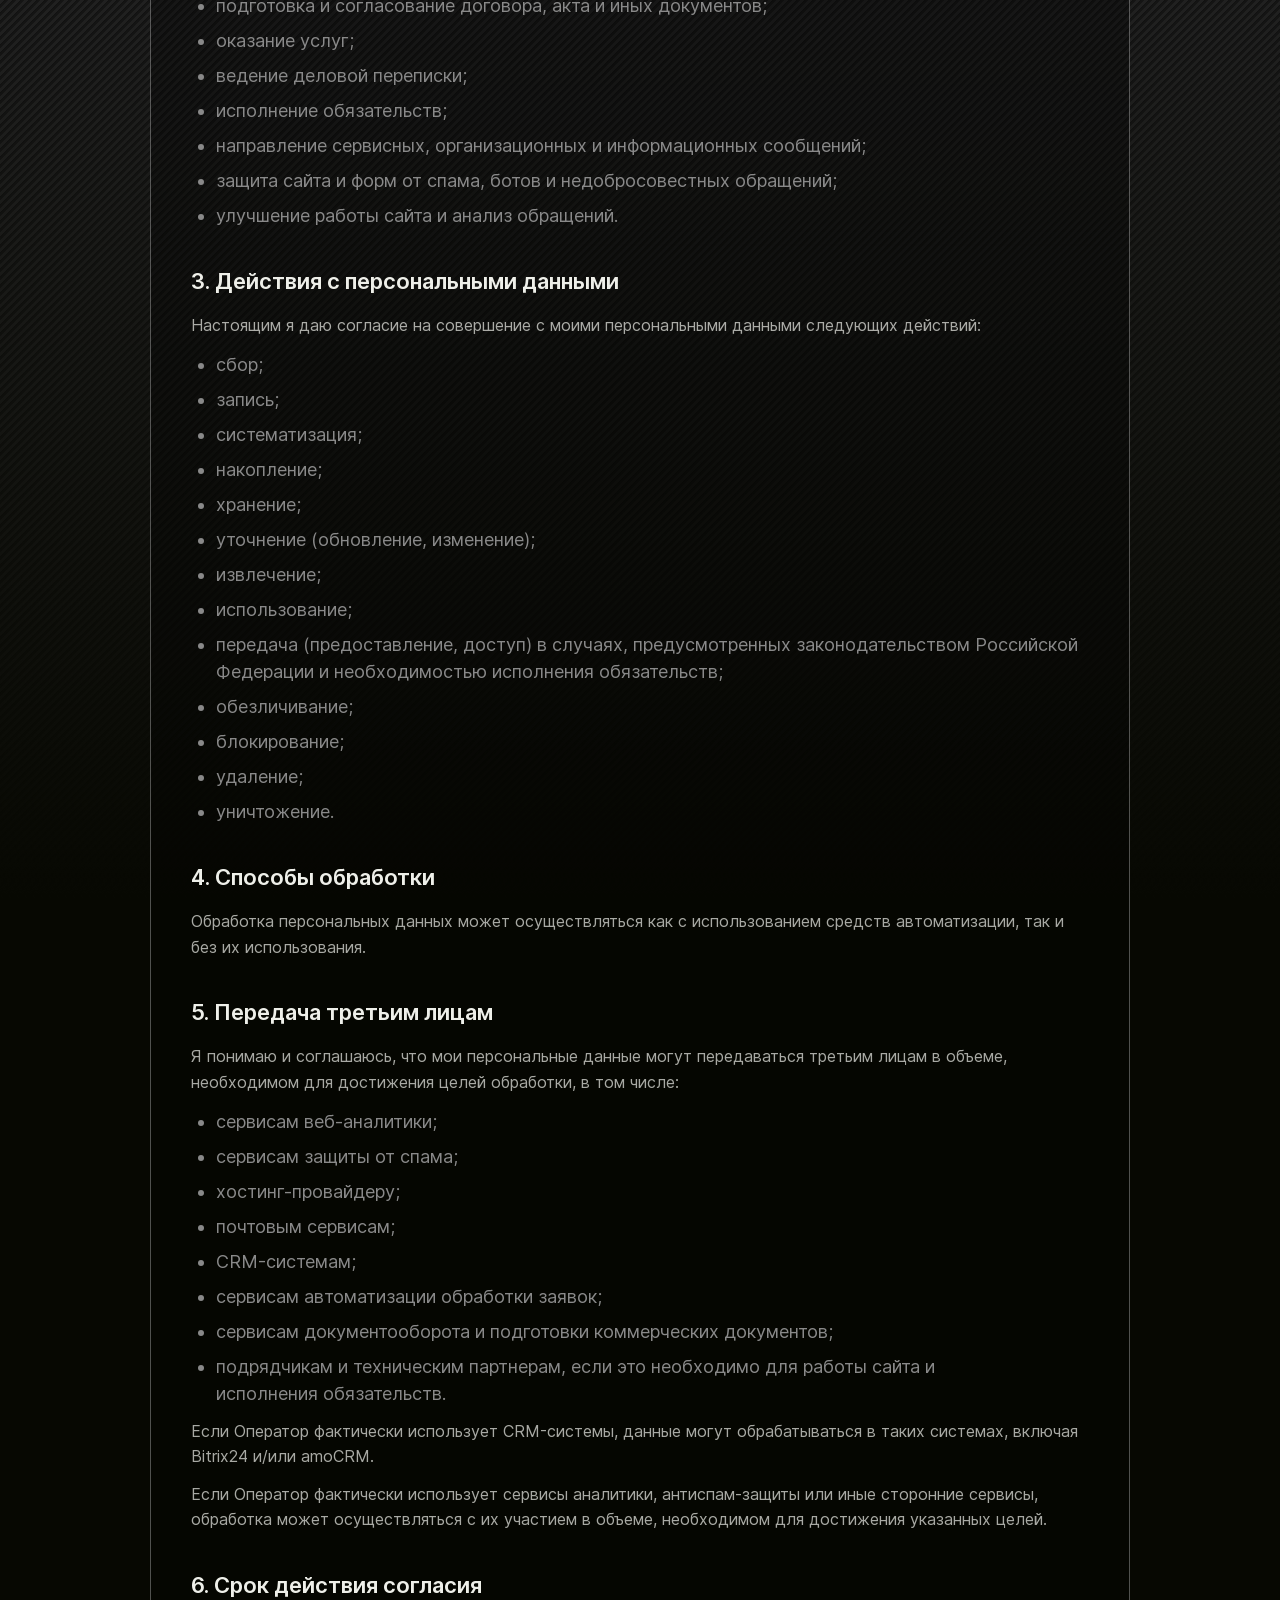
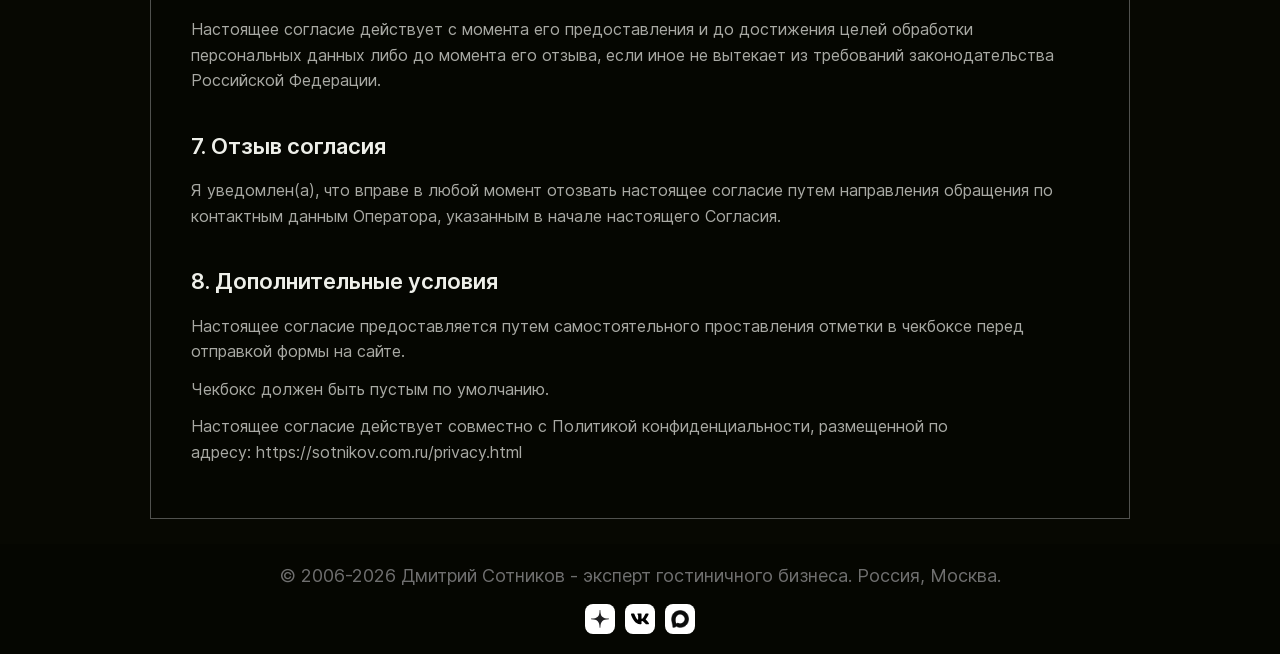
<file: consent.html>
<!DOCTYPE html>
<html lang="ru">

<head>
	<meta charset="UTF-8">
	<meta name="viewport" content="width=device-width, initial-scale=1.0">
	<title>Согласие на обработку персональных данных</title>
	<meta name="Keywords" content="согласие на обработку персональных данных, персональные данные">
	<meta name="description"
		content="Согласие на обработку персональных данных на сайте Дмитрия Сотникова для форм обратной связи и обращений пользователей.">

	<link rel="stylesheet" href="css/main.css?v=3.1" type="text/css">
	<link rel="icon" href="favicon.ico?v2" type="image/x-icon">

	<link rel="canonical" href="https://sotnikov.com.ru/consent.html">

	<link rel="alternate" hreflang="ru" href="https://sotnikov.com.ru/consent.html">
	<link rel="alternate" hreflang="x-default" href="https://sotnikov.com.ru/consent.html">
</head>

<body>
	<header class="header --single">
		<div class="container">
			<a href="/" class="logo"><img src="images/logo.svg" alt="Дмитрий Сотников"></a>

			<div class="lang">
				<a href="/" class="lang__item --active">РУ</a>
				<a href="en/" class="lang__item">EN</a>
			</div>
		</div>
	</header>

	<main>
		<section class="article">
			<div class="container">
				<a href="/" class="article__back">← На главную</a>
				<h1 class="hd">Согласие на обработку персональных данных</h1>

				<div class="article__content">

					<p class="article__intro">Настоящим, заполняя форму на сайте https://sotnikov.com.ru и нажимая
						кнопку отправки, я свободно, своей волей и в своем интересе даю согласие на обработку моих
						персональных данных Оператору:</p>

					<div class="article__requisites">
						<p>Индивидуальный предприниматель Сотников Дмитрий Николаевич</p>
						<p>ОГРНИП: 326508100197707</p>
						<p>Адрес: г. Москва</p>
						<p>E-mail: <a href="mailto:mail@sotnikov.com.ru">mail@sotnikov.com.ru</a></p>
					</div>

					<p>на следующих условиях.</p>

					<h2>1. Перечень персональных данных</h2>

					<p>Я даю согласие на обработку следующих персональных данных, которые могут быть указаны мною при
						заполнении формы на сайте:</p>
					<ul>
						<li>фамилия, имя, отчество;</li>
						<li>номер телефона;</li>
						<li>адрес электронной почты;</li>
						<li>текст сообщения или комментария;</li>
						<li>адрес сайта, если такое поле предусмотрено формой;</li>
						<li>иные сведения, которые я добровольно указываю в форме обращения или в последующей переписке.
						</li>
					</ul>

					<p>В случае дальнейшего взаимодействия я также могу передавать Оператору дополнительные данные,
						необходимые для подготовки коммерческого предложения, счета, договора, акта и иных документов, в
						том числе:</p>
					<ul>
						<li>реквизиты физического лица, индивидуального предпринимателя или юридического лица;</li>
						<li>ИНН;</li>
						<li>КПП;</li>
						<li>ОГРН / ОГРНИП;</li>
						<li>наименование организации;</li>
						<li>юридический и почтовый адрес;</li>
						<li>банковские реквизиты;</li>
						<li>должность, фамилию, имя, отчество представителя;</li>
						<li>иные данные, необходимые для оформления документов и исполнения обязательств.</li>
					</ul>

					<h2>2. Цели обработки персональных данных</h2>

					<p>Персональные данные могут обрабатываться в следующих целях:</p>
					<ul>
						<li>обработка обращения, заявки или запроса;</li>
						<li>обратная связь;</li>
						<li>подготовка коммерческого предложения;</li>
						<li>подготовка и выставление счета;</li>
						<li>подготовка и согласование договора, акта и иных документов;</li>
						<li>оказание услуг;</li>
						<li>ведение деловой переписки;</li>
						<li>исполнение обязательств;</li>
						<li>направление сервисных, организационных и информационных сообщений;</li>
						<li>защита сайта и форм от спама, ботов и недобросовестных обращений;</li>
						<li>улучшение работы сайта и анализ обращений.</li>
					</ul>

					<h2>3. Действия с персональными данными</h2>

					<p>Настоящим я даю согласие на совершение с моими персональными данными следующих действий:</p>
					<ul>
						<li>сбор;</li>
						<li>запись;</li>
						<li>систематизация;</li>
						<li>накопление;</li>
						<li>хранение;</li>
						<li>уточнение (обновление, изменение);</li>
						<li>извлечение;</li>
						<li>использование;</li>
						<li>передача (предоставление, доступ) в случаях, предусмотренных законодательством Российской
							Федерации и необходимостью исполнения обязательств;</li>
						<li>обезличивание;</li>
						<li>блокирование;</li>
						<li>удаление;</li>
						<li>уничтожение.</li>
					</ul>

					<h2>4. Способы обработки</h2>

					<p>Обработка персональных данных может осуществляться как с использованием средств автоматизации,
						так и без их использования.</p>

					<h2>5. Передача третьим лицам</h2>

					<p>Я понимаю и соглашаюсь, что мои персональные данные могут передаваться третьим лицам в объеме,
						необходимом для достижения целей обработки, в том числе:</p>
					<ul>
						<li>сервисам веб-аналитики;</li>
						<li>сервисам защиты от спама;</li>
						<li>хостинг-провайдеру;</li>
						<li>почтовым сервисам;</li>
						<li>CRM-системам;</li>
						<li>сервисам автоматизации обработки заявок;</li>
						<li>сервисам документооборота и подготовки коммерческих документов;</li>
						<li>подрядчикам и техническим партнерам, если это необходимо для работы сайта и исполнения
							обязательств.</li>
					</ul>

					<p>Если Оператор фактически использует CRM-системы, данные могут обрабатываться в таких системах,
						включая Bitrix24 и/или amoCRM.</p>

					<p>Если Оператор фактически использует сервисы аналитики, антиспам-защиты или иные сторонние
						сервисы, обработка может осуществляться с их участием в объеме, необходимом для достижения
						указанных целей.</p>

					<h2>6. Срок действия согласия</h2>

					<p>Настоящее согласие действует с момента его предоставления и до достижения целей обработки
						персональных данных либо до момента его отзыва, если иное не вытекает из требований
						законодательства Российской Федерации.</p>

					<h2>7. Отзыв согласия</h2>

					<p>Я уведомлен(а), что вправе в любой момент отозвать настоящее согласие путем направления обращения
						по контактным данным Оператора, указанным в начале настоящего Согласия.</p>

					<h2>8. Дополнительные условия</h2>

					<p>Настоящее согласие предоставляется путем самостоятельного проставления отметки в чекбоксе перед
						отправкой формы на сайте.</p>

					<p>Чекбокс должен быть пустым по умолчанию.</p>

					<p>Настоящее согласие действует совместно с <a href="/privacy.html">Политикой
							конфиденциальности</a>, размещенной по адресу: https://sotnikov.com.ru/privacy.html</p>

				</div>
			</div>
		</section>
	</main>

	<footer class="footer">
		<div class="container">
			<p>© 2006-2026 Дмитрий Сотников - эксперт гостиничного бизнеса. Россия, Москва.</p>
			<div class="links">
				<a target="_blank" rel="noopener noreferrer" href="https://dzen.ru/sotnik_moscow"><img
						src="images/dzen.svg" alt="dzen"></a>
				<a target="_blank" rel="noopener noreferrer" href="https://vk.com/sotnik.moscow"><img
						src="images/vk.svg" alt="vk"></a>
				<a href="https://max.ru/id504504762256_biz" target="_blank" rel="noopener noreferrer"><img
						src="../images/max.png" alt="max"></a>
			</div>
		</div>
	</footer>
</body>

</html>
</file>
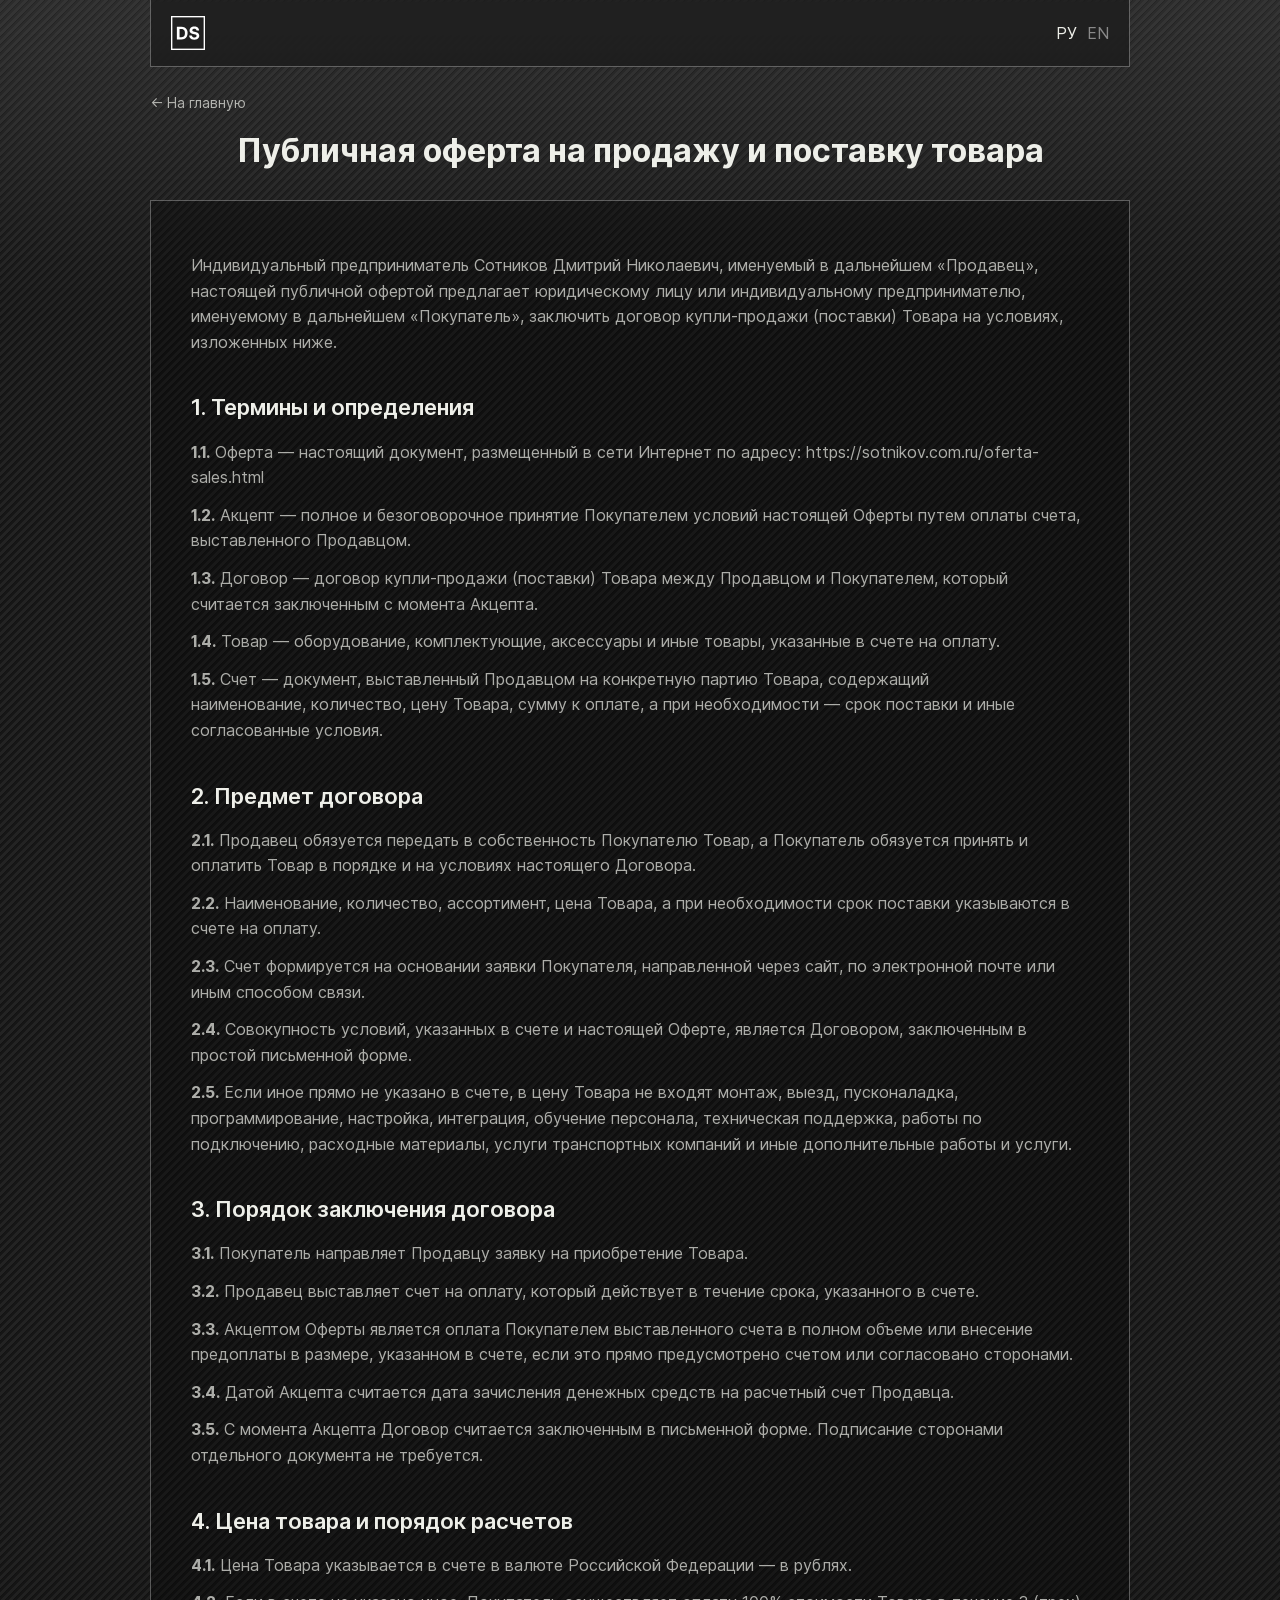
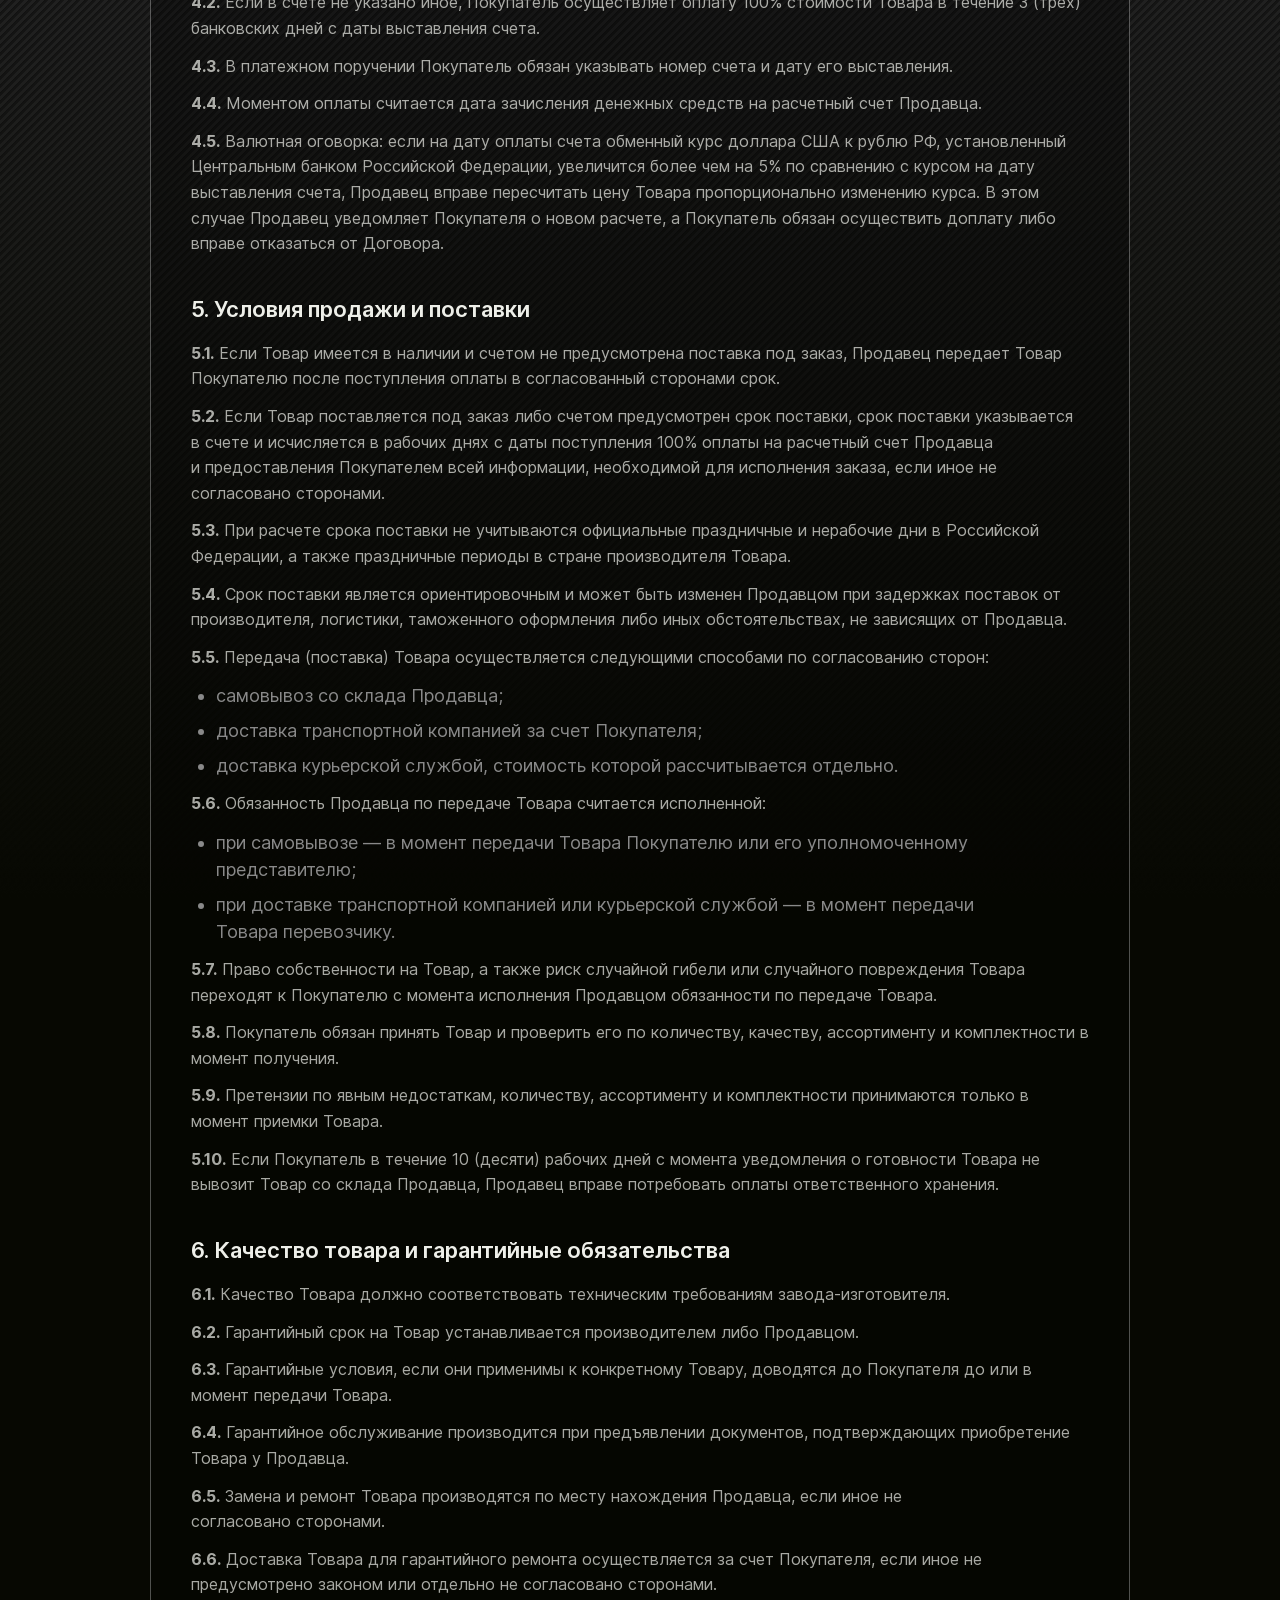
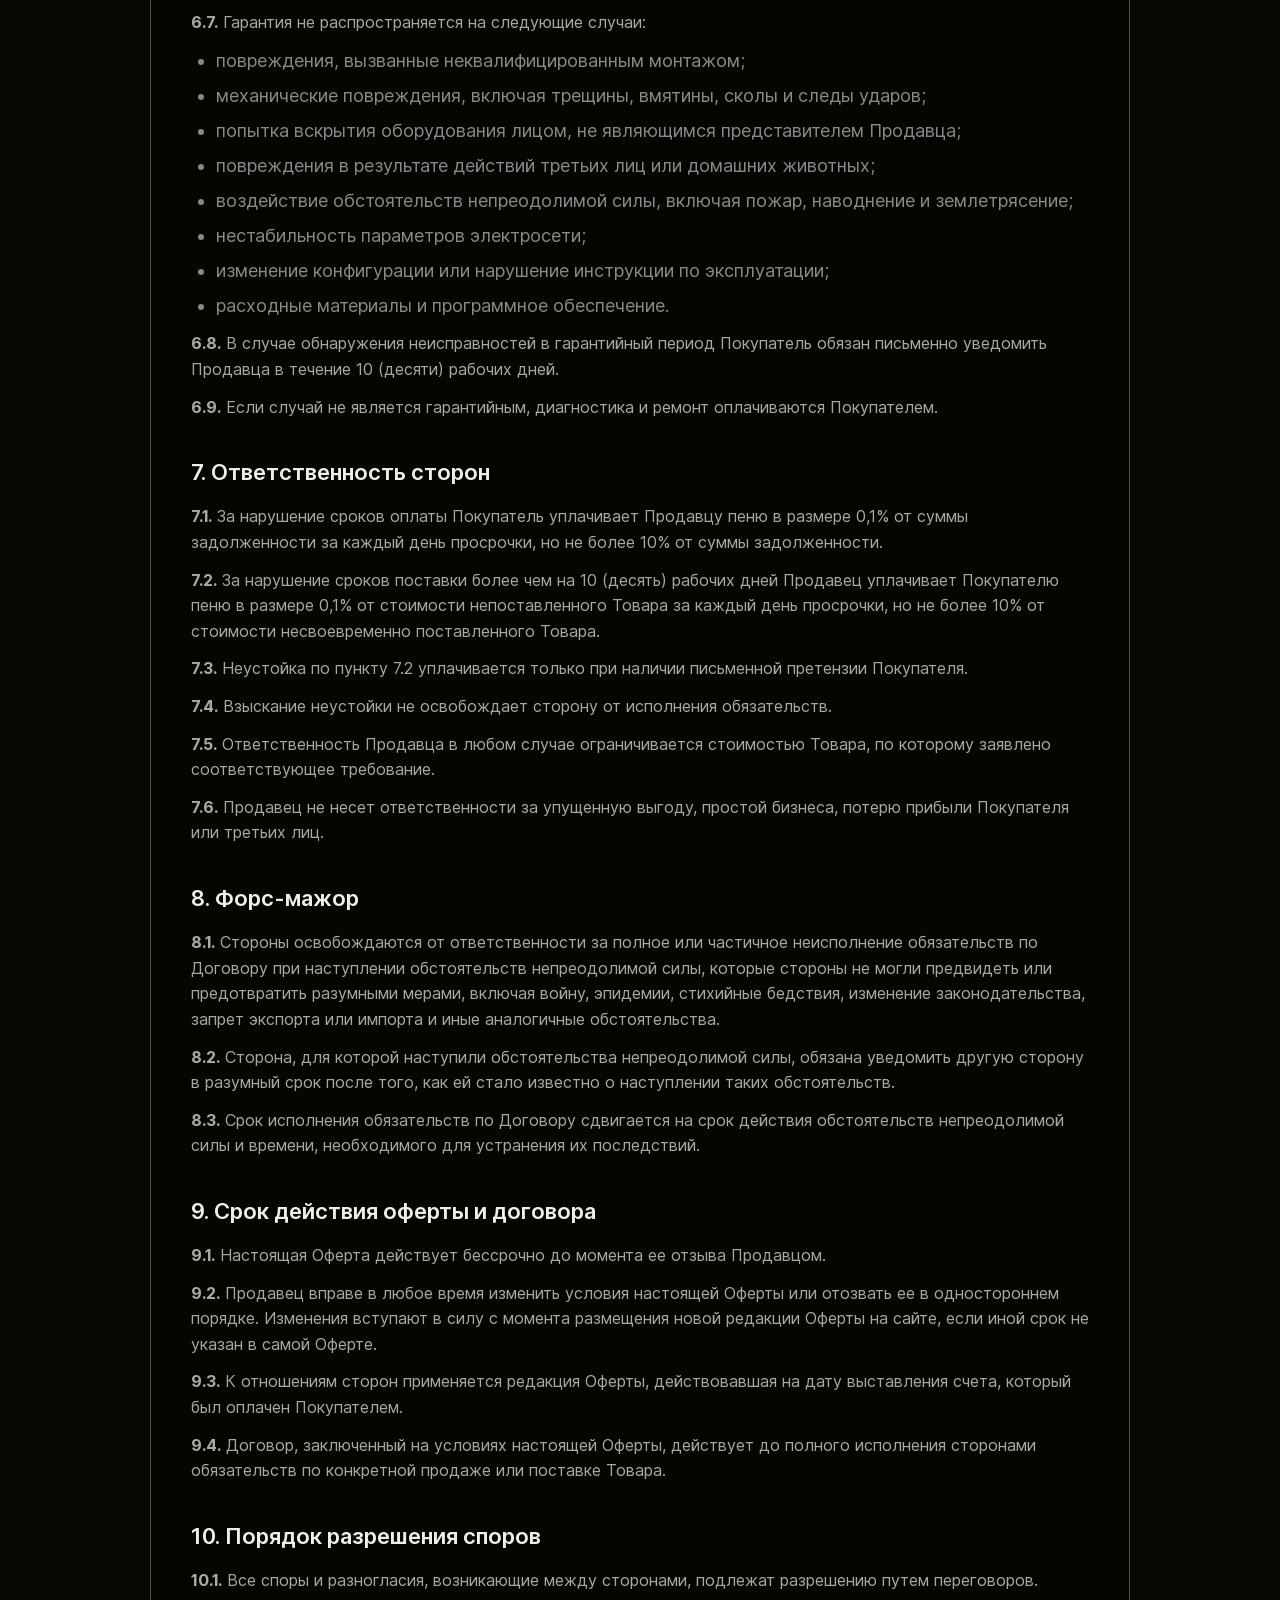
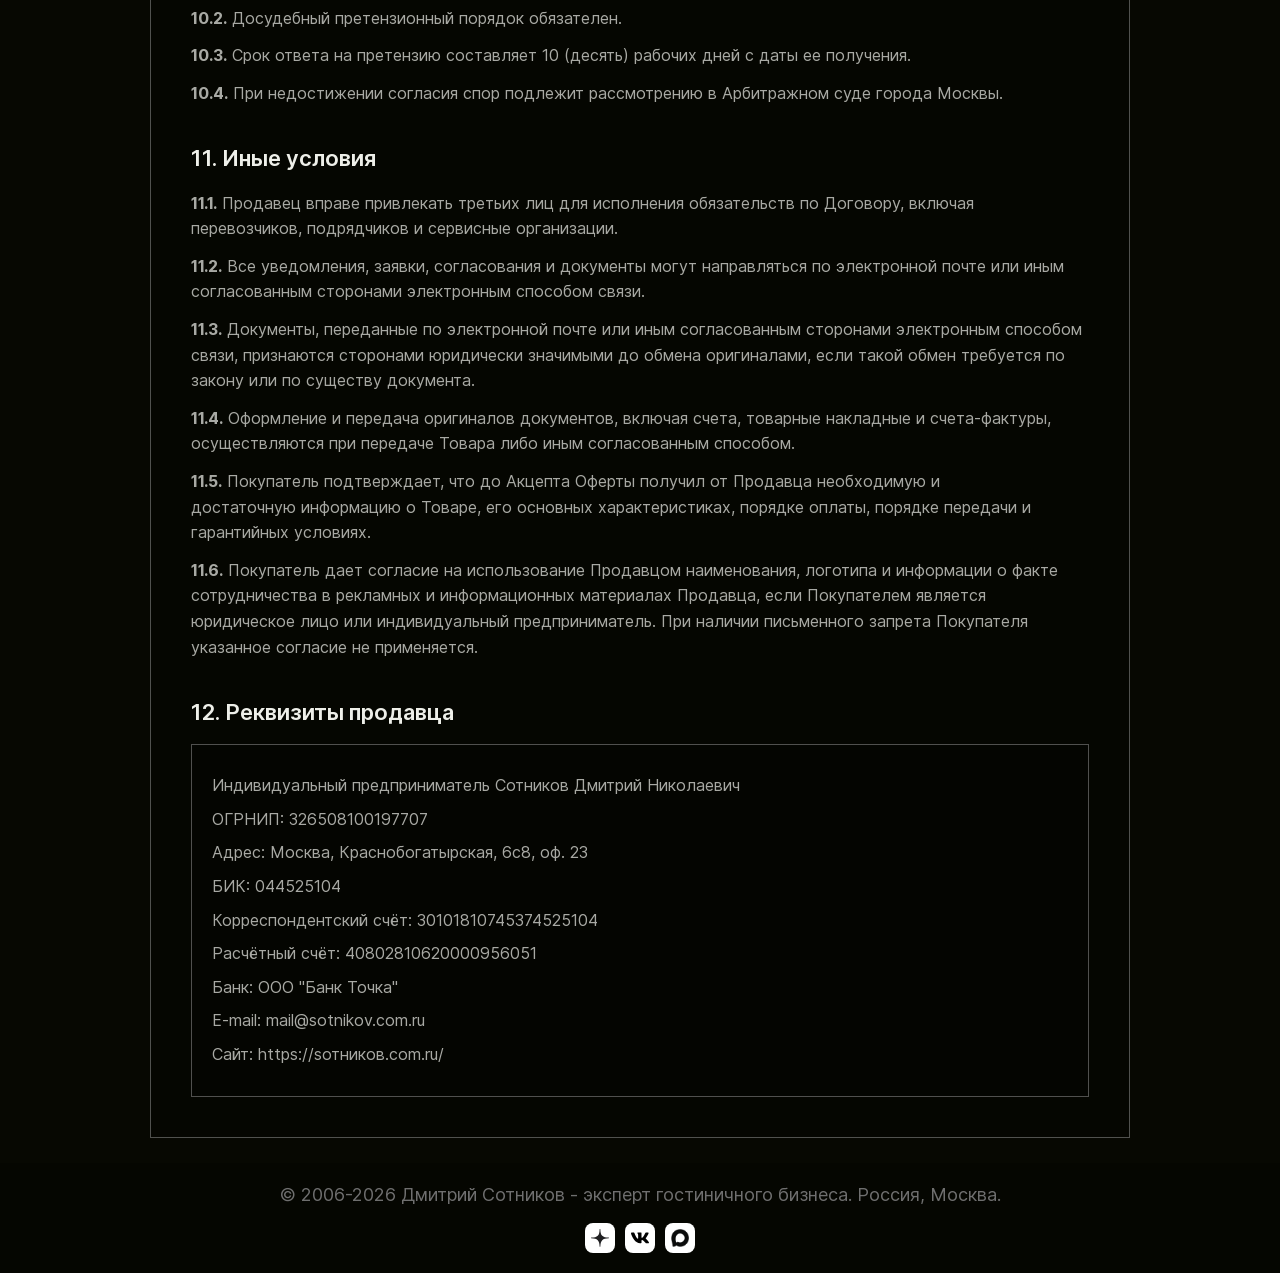
<file: oferta-sales.html>
<!DOCTYPE html>
<html lang="ru">

<head>
	<meta charset="UTF-8">
	<meta name="viewport" content="width=device-width, initial-scale=1.0">
	<title>Публичная оферта на продажу и поставку товара</title>
	<meta name="Keywords" content="публичная оферта, оферта на продажу товара, оферта на поставку товара">
	<meta name="description"
		content="Публичная оферта на продажу и поставку товара. Условия оплаты, продажи, поставки, приемки, гарантии и ответственности сторон.">

	<link rel="stylesheet" href="css/main.css?v=3.1" type="text/css">
	<link rel="icon" href="favicon.ico?v2" type="image/x-icon">

	<link rel="canonical" href="https://sotnikov.com.ru/oferta-sales.html">

	<link rel="alternate" hreflang="ru" href="https://sotnikov.com.ru/oferta-sales.html">
	<link rel="alternate" hreflang="x-default" href="https://sotnikov.com.ru/oferta-sales.html">
</head>

<body>
	<header class="header --single">
		<div class="container">
			<a href="/" class="logo"><img src="images/logo.svg" alt="Дмитрий Сотников"></a>

			<div class="lang">
				<a href="/" class="lang__item --active">РУ</a>
				<a href="en/" class="lang__item">EN</a>
			</div>
		</div>
	</header>

	<main>
		<section class="article">
			<div class="container">
				<a href="/" class="article__back">← На главную</a>
				<h1 class="hd">Публичная оферта на продажу и поставку товара</h1>

				<div class="article__content">
					<p class="article__intro">Индивидуальный предприниматель Сотников Дмитрий Николаевич, именуемый в
						дальнейшем «Продавец», настоящей публичной офертой предлагает юридическому лицу или
						индивидуальному предпринимателю, именуемому в дальнейшем «Покупатель», заключить договор
						купли-продажи (поставки) Товара на условиях, изложенных ниже.</p>

					<h2>1. Термины и определения</h2>

					<p><strong>1.1.</strong> Оферта — настоящий документ, размещенный в сети Интернет по адресу:
						https://sotnikov.com.ru/oferta-sales.html</p>

					<p><strong>1.2.</strong> Акцепт — полное и безоговорочное принятие Покупателем условий настоящей
						Оферты путем оплаты счета, выставленного Продавцом.</p>

					<p><strong>1.3.</strong> Договор — договор купли-продажи (поставки) Товара между Продавцом и
						Покупателем, который считается заключенным с момента Акцепта.</p>

					<p><strong>1.4.</strong> Товар — оборудование, комплектующие, аксессуары и иные товары, указанные в
						счете на оплату.</p>

					<p><strong>1.5.</strong> Счет — документ, выставленный Продавцом на конкретную партию Товара,
						содержащий наименование, количество, цену Товара, сумму к оплате, а при необходимости — срок
						поставки и иные согласованные условия.</p>

					<h2>2. Предмет договора</h2>

					<p><strong>2.1.</strong> Продавец обязуется передать в собственность Покупателю Товар, а Покупатель
						обязуется принять и оплатить Товар в порядке и на условиях настоящего Договора.</p>

					<p><strong>2.2.</strong> Наименование, количество, ассортимент, цена Товара, а при необходимости
						срок поставки указываются в счете на оплату.</p>

					<p><strong>2.3.</strong> Счет формируется на основании заявки Покупателя, направленной через сайт,
						по электронной почте или иным способом связи.</p>

					<p><strong>2.4.</strong> Совокупность условий, указанных в счете и настоящей Оферте, является
						Договором, заключенным в простой письменной форме.</p>

					<p><strong>2.5.</strong> Если иное прямо не указано в счете, в цену Товара не входят монтаж, выезд,
						пусконаладка, программирование, настройка, интеграция, обучение персонала, техническая
						поддержка, работы по подключению, расходные материалы, услуги транспортных компаний и иные
						дополнительные работы и услуги.</p>

					<h2>3. Порядок заключения договора</h2>

					<p><strong>3.1.</strong> Покупатель направляет Продавцу заявку на приобретение Товара.</p>

					<p><strong>3.2.</strong> Продавец выставляет счет на оплату, который действует в течение срока,
						указанного в счете.</p>

					<p><strong>3.3.</strong> Акцептом Оферты является оплата Покупателем выставленного счета в полном
						объеме или внесение предоплаты в размере, указанном в счете, если это прямо предусмотрено счетом
						или согласовано сторонами.</p>

					<p><strong>3.4.</strong> Датой Акцепта считается дата зачисления денежных средств на расчетный счет
						Продавца.</p>

					<p><strong>3.5.</strong> С момента Акцепта Договор считается заключенным в письменной форме.
						Подписание сторонами отдельного документа не требуется.</p>

					<h2>4. Цена товара и порядок расчетов</h2>

					<p><strong>4.1.</strong> Цена Товара указывается в счете в валюте Российской Федерации — в рублях.
					</p>

					<p><strong>4.2.</strong> Если в счете не указано иное, Покупатель осуществляет оплату 100% стоимости
						Товара в течение 3 (трех) банковских дней с даты выставления счета.</p>

					<p><strong>4.3.</strong> В платежном поручении Покупатель обязан указывать номер счета и дату его
						выставления.</p>

					<p><strong>4.4.</strong> Моментом оплаты считается дата зачисления денежных средств на расчетный
						счет Продавца.</p>

					<p><strong>4.5.</strong> Валютная оговорка: если на дату оплаты счета обменный курс доллара США к
						рублю РФ, установленный Центральным банком Российской Федерации, увеличится более чем на 5% по
						сравнению с курсом на дату выставления счета, Продавец вправе пересчитать цену Товара
						пропорционально изменению курса. В этом случае Продавец уведомляет Покупателя о новом расчете, а
						Покупатель обязан осуществить доплату либо вправе отказаться от Договора.</p>

					<h2>5. Условия продажи и поставки</h2>

					<p><strong>5.1.</strong> Если Товар имеется в наличии и счетом не предусмотрена поставка под заказ,
						Продавец передает Товар Покупателю после поступления оплаты в согласованный сторонами срок.</p>

					<p><strong>5.2.</strong> Если Товар поставляется под заказ либо счетом предусмотрен срок поставки,
						срок поставки указывается в счете и исчисляется в рабочих днях с даты поступления 100% оплаты на
						расчетный счет Продавца и предоставления Покупателем всей информации, необходимой для исполнения
						заказа, если иное не согласовано сторонами.</p>

					<p><strong>5.3.</strong> При расчете срока поставки не учитываются официальные праздничные и
						нерабочие дни в Российской Федерации, а также праздничные периоды в стране производителя Товара.
					</p>

					<p><strong>5.4.</strong> Срок поставки является ориентировочным и может быть изменен Продавцом при
						задержках поставок от производителя, логистики, таможенного оформления либо иных
						обстоятельствах, не зависящих от Продавца.</p>

					<p><strong>5.5.</strong> Передача (поставка) Товара осуществляется следующими способами по
						согласованию сторон:</p>
					<ul>
						<li>самовывоз со склада Продавца;</li>
						<li>доставка транспортной компанией за счет Покупателя;</li>
						<li>доставка курьерской службой, стоимость которой рассчитывается отдельно.</li>
					</ul>

					<p><strong>5.6.</strong> Обязанность Продавца по передаче Товара считается исполненной:</p>
					<ul>
						<li>при самовывозе — в момент передачи Товара Покупателю или его уполномоченному представителю;
						</li>
						<li>при доставке транспортной компанией или курьерской службой — в момент передачи Товара
							перевозчику.</li>
					</ul>

					<p><strong>5.7.</strong> Право собственности на Товар, а также риск случайной гибели или случайного
						повреждения Товара переходят к Покупателю с момента исполнения Продавцом обязанности по передаче
						Товара.</p>

					<p><strong>5.8.</strong> Покупатель обязан принять Товар и проверить его по количеству, качеству,
						ассортименту и комплектности в момент получения.</p>

					<p><strong>5.9.</strong> Претензии по явным недостаткам, количеству, ассортименту и комплектности
						принимаются только в момент приемки Товара.</p>

					<p><strong>5.10.</strong> Если Покупатель в течение 10 (десяти) рабочих дней с момента уведомления о
						готовности Товара не вывозит Товар со склада Продавца, Продавец вправе потребовать оплаты
						ответственного хранения.</p>

					<h2>6. Качество товара и гарантийные обязательства</h2>

					<p><strong>6.1.</strong> Качество Товара должно соответствовать техническим требованиям
						завода-изготовителя.</p>

					<p><strong>6.2.</strong> Гарантийный срок на Товар устанавливается производителем либо Продавцом.
					</p>

					<p><strong>6.3.</strong> Гарантийные условия, если они применимы к конкретному Товару, доводятся до
						Покупателя до или в момент передачи Товара.</p>

					<p><strong>6.4.</strong> Гарантийное обслуживание производится при предъявлении документов,
						подтверждающих приобретение Товара у Продавца.</p>

					<p><strong>6.5.</strong> Замена и ремонт Товара производятся по месту нахождения Продавца, если иное
						не согласовано сторонами.</p>

					<p><strong>6.6.</strong> Доставка Товара для гарантийного ремонта осуществляется за счет Покупателя,
						если иное не предусмотрено законом или отдельно не согласовано сторонами.</p>

					<p><strong>6.7.</strong> Гарантия не распространяется на следующие случаи:</p>
					<ul>
						<li>повреждения, вызванные неквалифицированным монтажом;</li>
						<li>механические повреждения, включая трещины, вмятины, сколы и следы ударов;</li>
						<li>попытка вскрытия оборудования лицом, не являющимся представителем Продавца;</li>
						<li>повреждения в результате действий третьих лиц или домашних животных;</li>
						<li>воздействие обстоятельств непреодолимой силы, включая пожар, наводнение и землетрясение;
						</li>
						<li>нестабильность параметров электросети;</li>
						<li>изменение конфигурации или нарушение инструкции по эксплуатации;</li>
						<li>расходные материалы и программное обеспечение.</li>
					</ul>

					<p><strong>6.8.</strong> В случае обнаружения неисправностей в гарантийный период Покупатель обязан
						письменно уведомить Продавца в течение 10 (десяти) рабочих дней.</p>

					<p><strong>6.9.</strong> Если случай не является гарантийным, диагностика и ремонт оплачиваются
						Покупателем.</p>

					<h2>7. Ответственность сторон</h2>

					<p><strong>7.1.</strong> За нарушение сроков оплаты Покупатель уплачивает Продавцу пеню в размере
						0,1% от суммы задолженности за каждый день просрочки, но не более 10% от суммы задолженности.
					</p>

					<p><strong>7.2.</strong> За нарушение сроков поставки более чем на 10 (десять) рабочих дней Продавец
						уплачивает Покупателю пеню в размере 0,1% от стоимости непоставленного Товара за каждый день
						просрочки, но не более 10% от стоимости несвоевременно поставленного Товара.</p>

					<p><strong>7.3.</strong> Неустойка по пункту 7.2 уплачивается только при наличии письменной
						претензии Покупателя.</p>

					<p><strong>7.4.</strong> Взыскание неустойки не освобождает сторону от исполнения обязательств.</p>

					<p><strong>7.5.</strong> Ответственность Продавца в любом случае ограничивается стоимостью Товара,
						по которому заявлено соответствующее требование.</p>

					<p><strong>7.6.</strong> Продавец не несет ответственности за упущенную выгоду, простой бизнеса,
						потерю прибыли Покупателя или третьих лиц.</p>

					<h2>8. Форс-мажор</h2>

					<p><strong>8.1.</strong> Стороны освобождаются от ответственности за полное или частичное
						неисполнение обязательств по Договору при наступлении обстоятельств непреодолимой силы, которые
						стороны не могли предвидеть или предотвратить разумными мерами, включая войну, эпидемии,
						стихийные бедствия, изменение законодательства, запрет экспорта или импорта и иные аналогичные
						обстоятельства.</p>

					<p><strong>8.2.</strong> Сторона, для которой наступили обстоятельства непреодолимой силы, обязана
						уведомить другую сторону в разумный срок после того, как ей стало известно о наступлении таких
						обстоятельств.</p>

					<p><strong>8.3.</strong> Срок исполнения обязательств по Договору сдвигается на срок действия
						обстоятельств непреодолимой силы и времени, необходимого для устранения их последствий.</p>

					<h2>9. Срок действия оферты и договора</h2>

					<p><strong>9.1.</strong> Настоящая Оферта действует бессрочно до момента ее отзыва Продавцом.</p>

					<p><strong>9.2.</strong> Продавец вправе в любое время изменить условия настоящей Оферты или
						отозвать ее в одностороннем порядке. Изменения вступают в силу с момента размещения новой
						редакции Оферты на сайте, если иной срок не указан в самой Оферте.</p>

					<p><strong>9.3.</strong> К отношениям сторон применяется редакция Оферты, действовавшая на дату
						выставления счета, который был оплачен Покупателем.</p>

					<p><strong>9.4.</strong> Договор, заключенный на условиях настоящей Оферты, действует до полного
						исполнения сторонами обязательств по конкретной продаже или поставке Товара.</p>

					<h2>10. Порядок разрешения споров</h2>

					<p><strong>10.1.</strong> Все споры и разногласия, возникающие между сторонами, подлежат разрешению
						путем переговоров.</p>

					<p><strong>10.2.</strong> Досудебный претензионный порядок обязателен.</p>

					<p><strong>10.3.</strong> Срок ответа на претензию составляет 10 (десять) рабочих дней с даты ее
						получения.</p>

					<p><strong>10.4.</strong> При недостижении согласия спор подлежит рассмотрению в Арбитражном суде
						города Москвы.</p>

					<h2>11. Иные условия</h2>

					<p><strong>11.1.</strong> Продавец вправе привлекать третьих лиц для исполнения обязательств по
						Договору, включая перевозчиков, подрядчиков и сервисные организации.</p>

					<p><strong>11.2.</strong> Все уведомления, заявки, согласования и документы могут направляться по
						электронной почте или иным согласованным сторонами электронным способом связи.</p>

					<p><strong>11.3.</strong> Документы, переданные по электронной почте или иным согласованным
						сторонами электронным способом связи, признаются сторонами юридически значимыми до обмена
						оригиналами, если такой обмен требуется по закону или по существу документа.</p>

					<p><strong>11.4.</strong> Оформление и передача оригиналов документов, включая счета, товарные
						накладные и счета-фактуры, осуществляются при передаче Товара либо иным согласованным способом.
					</p>

					<p><strong>11.5.</strong> Покупатель подтверждает, что до Акцепта Оферты получил от Продавца
						необходимую и достаточную информацию о Товаре, его основных характеристиках, порядке оплаты,
						порядке передачи и гарантийных условиях.</p>

					<p><strong>11.6.</strong> Покупатель дает согласие на использование Продавцом наименования, логотипа
						и информации о факте сотрудничества в рекламных и информационных материалах Продавца, если
						Покупателем является юридическое лицо или индивидуальный предприниматель. При наличии
						письменного запрета Покупателя указанное согласие не применяется.</p>

					<h2>12. Реквизиты продавца</h2>

					<div class="article__requisites">
						<p>Индивидуальный предприниматель Сотников Дмитрий Николаевич</p>
						<p>ОГРНИП: 326508100197707</p>
						<p>Адрес: Москва, Краснобогатырская, 6с8, оф. 23</p>
						<p>БИК: 044525104</p>
						<p>Корреспондентский счёт: 30101810745374525104</p>
						<p>Расчётный счёт: 40802810620000956051</p>
						<p>Банк: ООО "Банк Точка"</p>
						<p>E-mail: <a href="mailto:mail@sotnikov.com.ru">mail@sotnikov.com.ru</a></p>
						<p>Сайт: <a href="https://sotnikov.com.ru/">https://sотников.com.ru/</a></p>
					</div>
				</div>
			</div>
		</section>
	</main>

	<footer class="footer">
		<div class="container">
			<p>© 2006-2026 Дмитрий Сотников - эксперт гостиничного бизнеса. Россия, Москва.</p>
			<div class="links">
				<a target="_blank" rel="noopener noreferrer" href="https://dzen.ru/sotnik_moscow"><img
						src="images/dzen.svg" alt="dzen"></a>
				<a target="_blank" rel="noopener noreferrer" href="https://vk.com/sotnik.moscow"><img
						src="images/vk.svg" alt="vk"></a>
				<a href="https://max.ru/id504504762256_biz" target="_blank" rel="noopener noreferrer"><img
						src="../images/max.png" alt="max"></a>
			</div>
		</div>
	</footer>
</body>

</html>
</file>
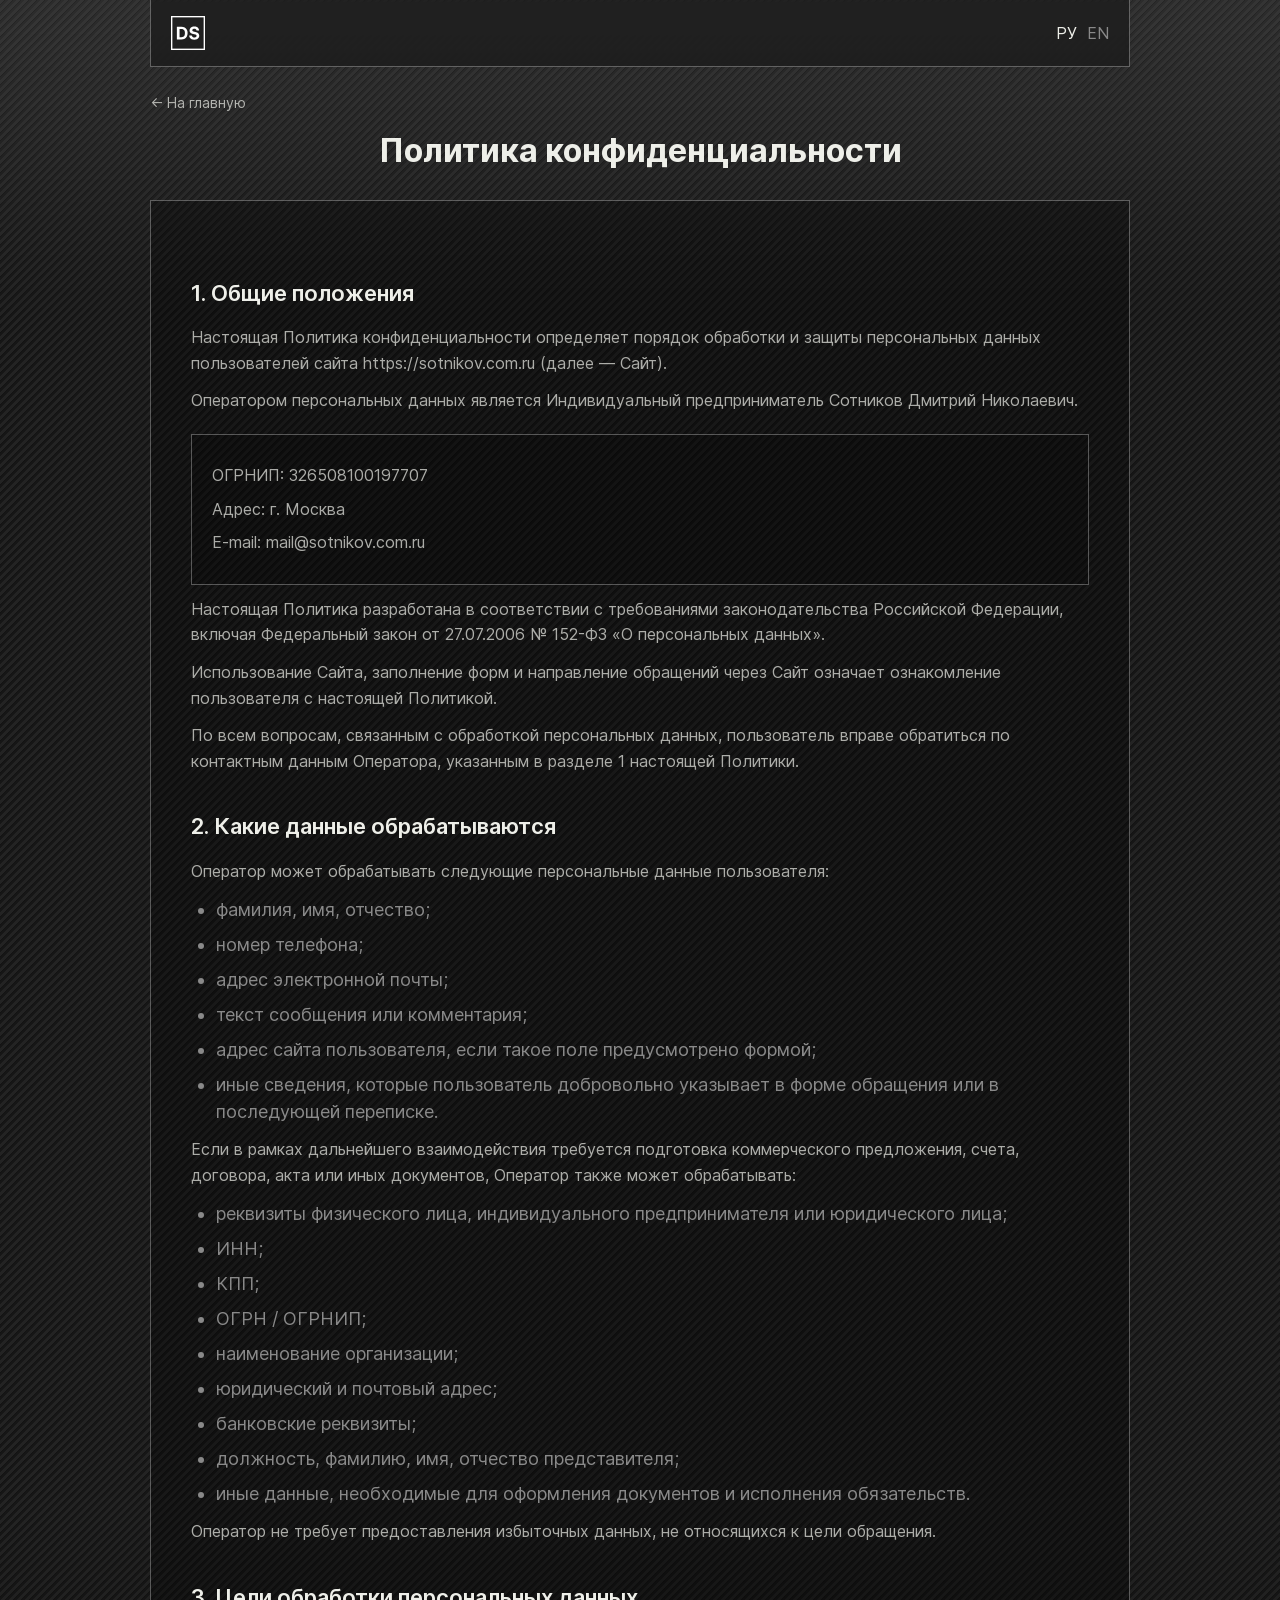
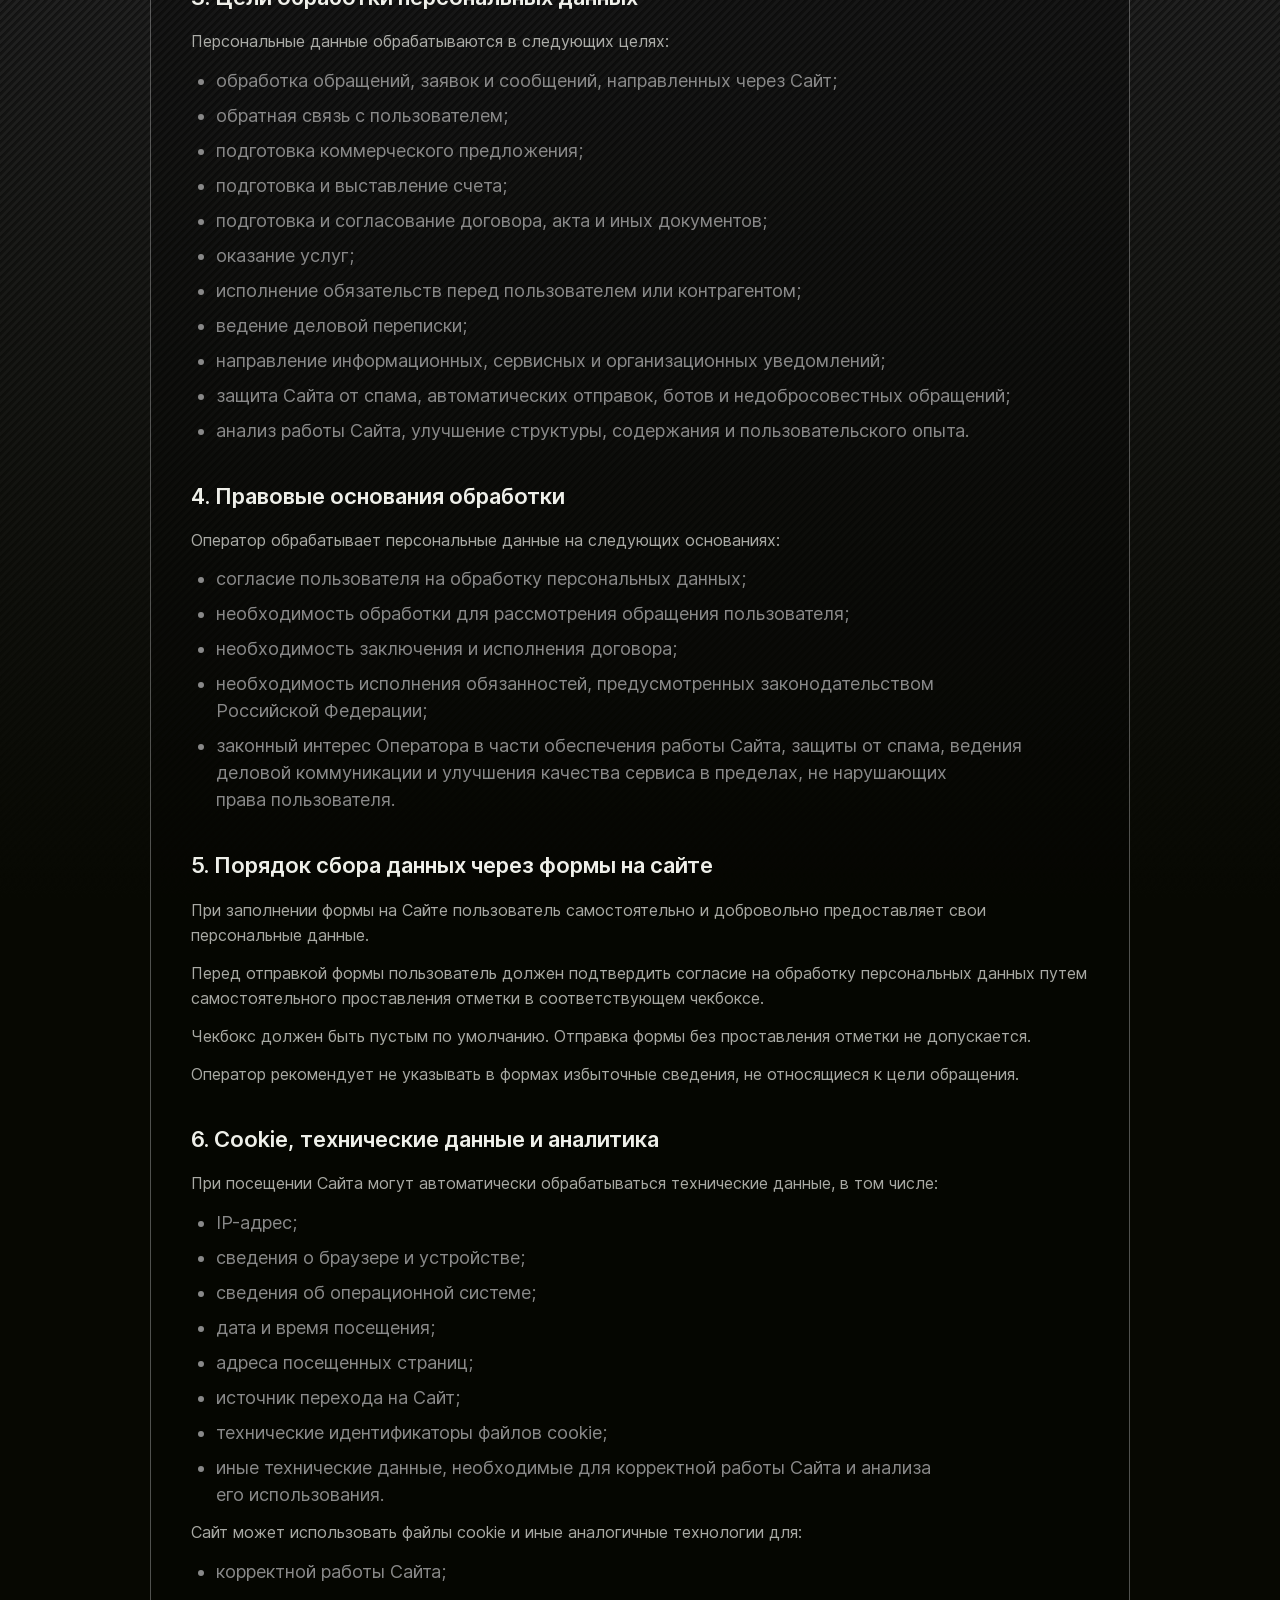
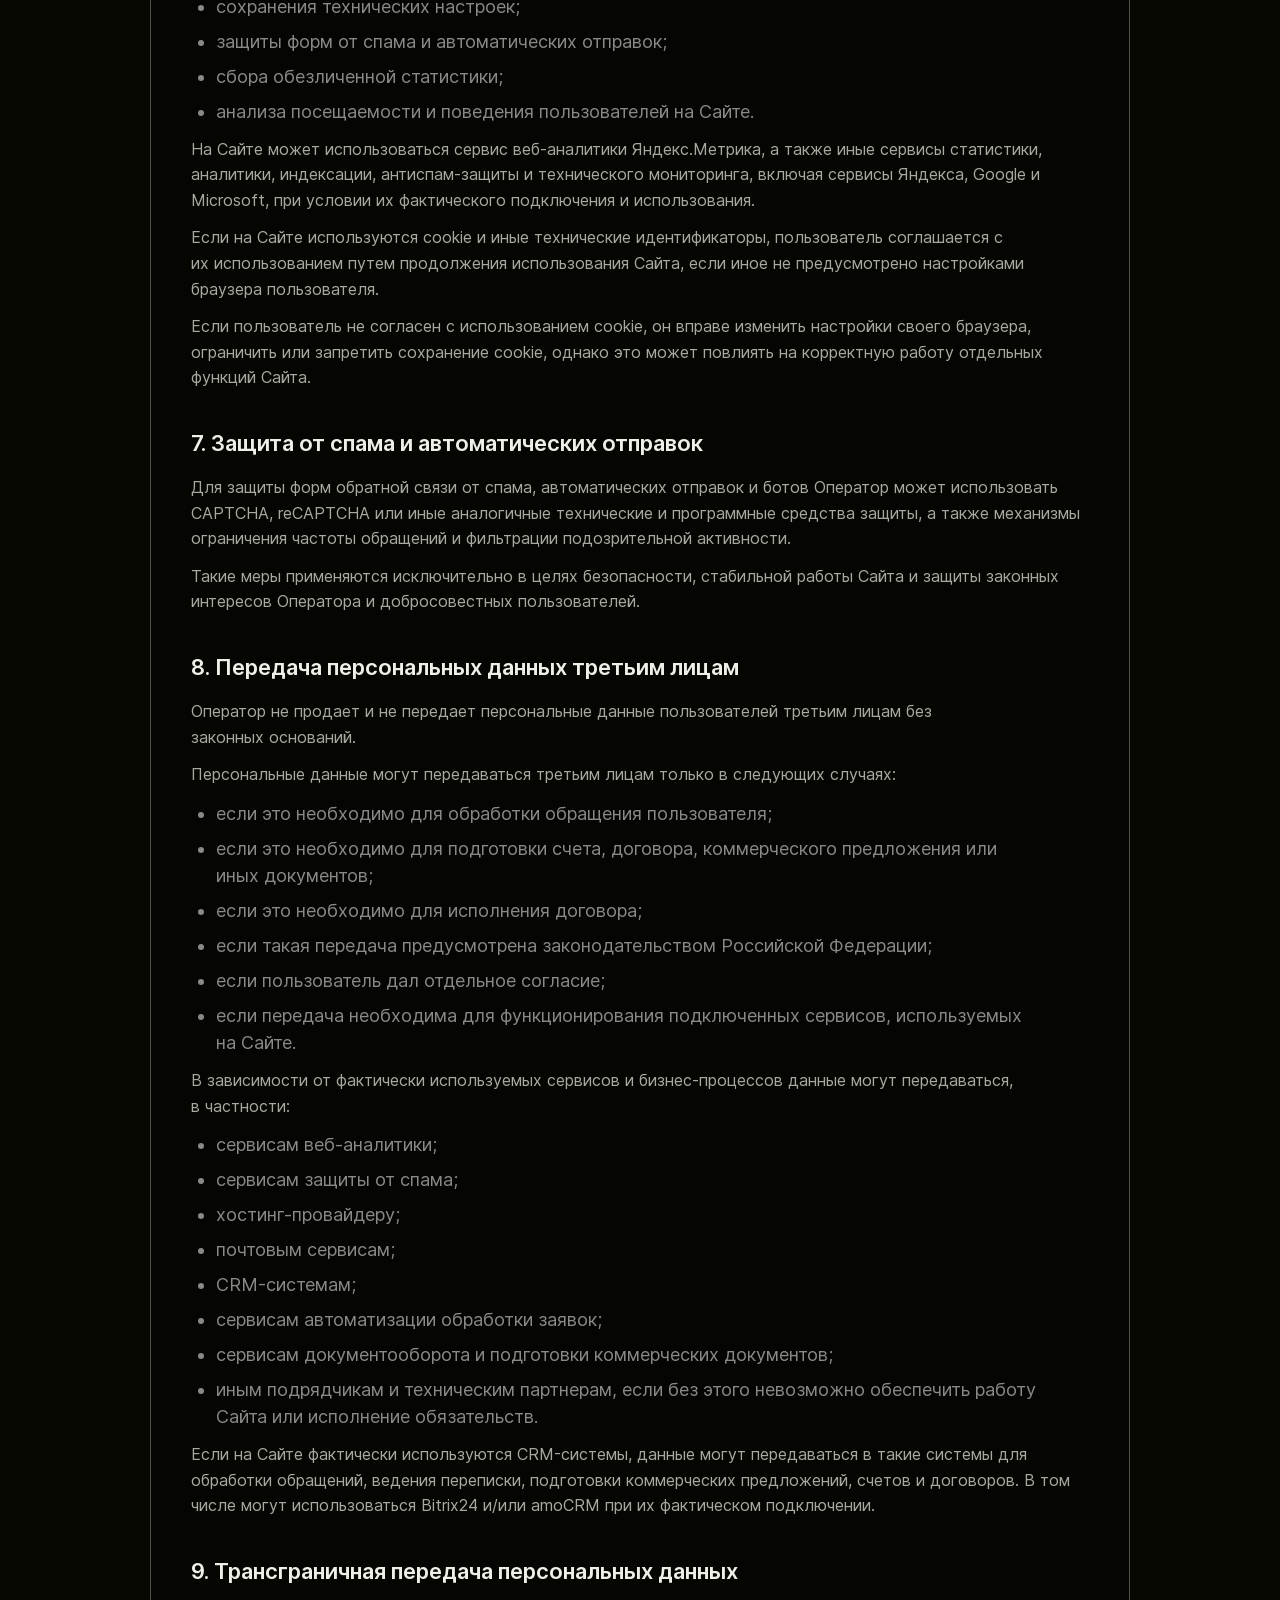
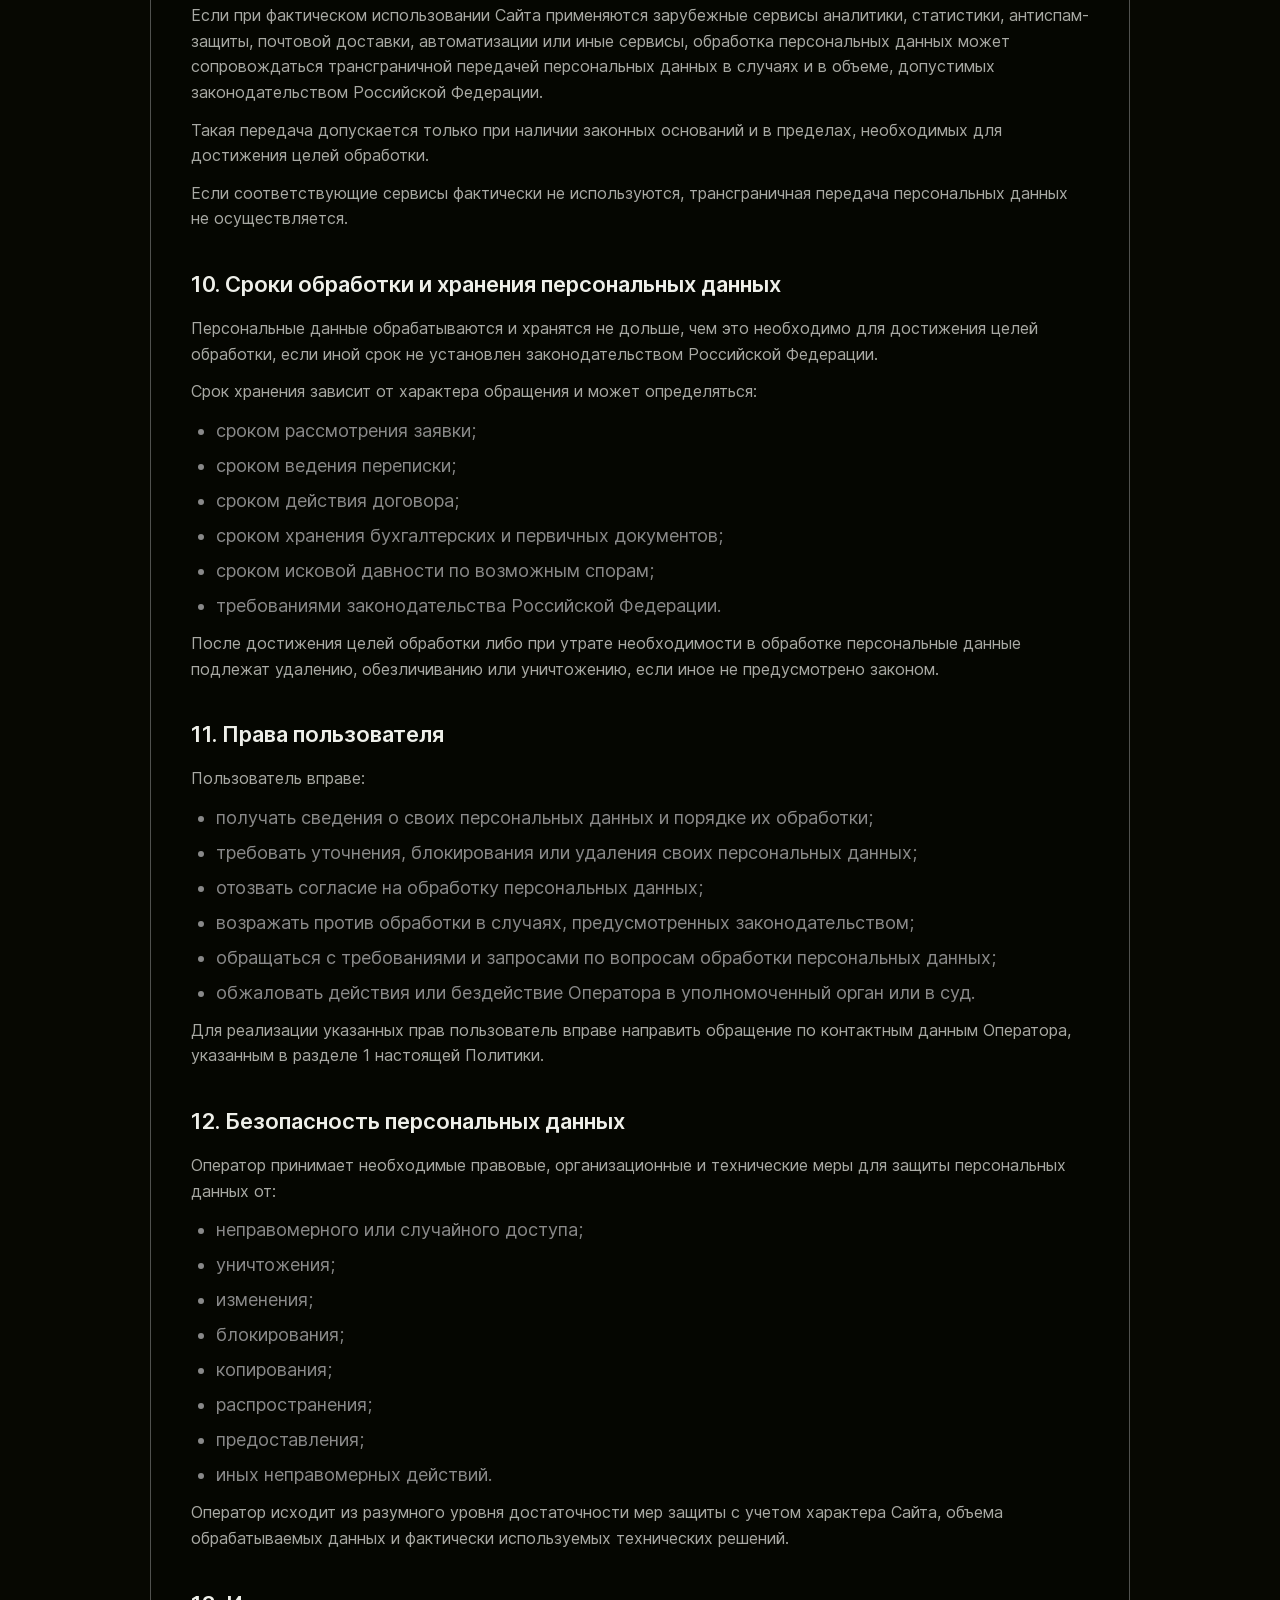
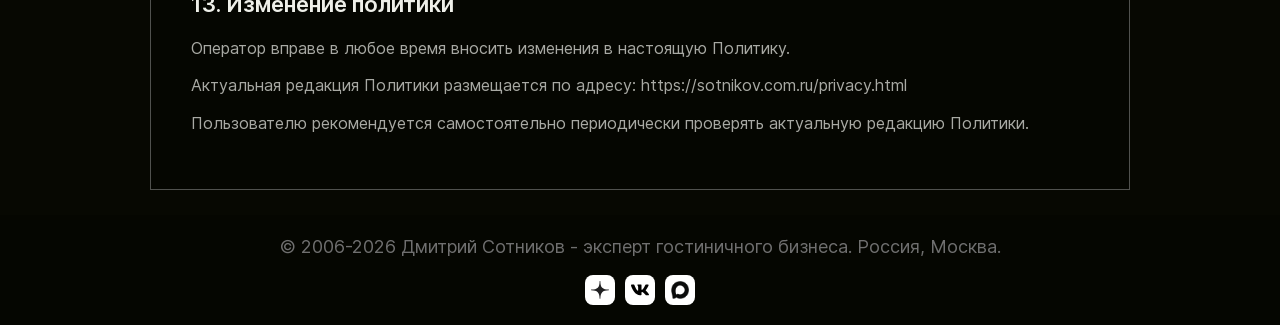
<file: privacy.html>
<!DOCTYPE html>
<html lang="ru">

<head>
	<meta charset="UTF-8">
	<meta name="viewport" content="width=device-width, initial-scale=1.0">
	<title>Политика конфиденциальности</title>
	<meta name="Keywords" content="политика конфиденциальности, обработка персональных данных">
	<meta name="description"
		content="Политика конфиденциальности сайта Дмитрия Сотникова. Порядок обработки, хранения и защиты персональных данных пользователей сайта.">

	<link rel="stylesheet" href="css/main.css?v=3.1" type="text/css">
	<link rel="icon" href="favicon.ico?v2" type="image/x-icon">

	<link rel="canonical" href="https://sotnikov.com.ru/privacy.html">

	<link rel="alternate" hreflang="ru" href="https://sotnikov.com.ru/privacy.html">
	<link rel="alternate" hreflang="x-default" href="https://sotnikov.com.ru/privacy.html">
</head>

<body>
	<header class="header --single">
		<div class="container">
			<a href="/" class="logo"><img src="images/logo.svg" alt="Дмитрий Сотников"></a>

			<div class="lang">
				<a href="/" class="lang__item --active">РУ</a>
				<a href="en/" class="lang__item">EN</a>
			</div>
		</div>
	</header>

	<main>
		<section class="article">
			<div class="container">
				<a href="/" class="article__back">← На главную</a>
				<h1 class="hd">Политика конфиденциальности</h1>

				<div class="article__content">

					<h2>1. Общие положения</h2>

					<p>Настоящая Политика конфиденциальности определяет порядок обработки и защиты персональных данных
						пользователей сайта https://sotnikov.com.ru (далее — Сайт).</p>

					<p>Оператором персональных данных является Индивидуальный предприниматель Сотников Дмитрий
						Николаевич.</p>

					<div class="article__requisites">
						<p>ОГРНИП: 326508100197707</p>
						<p>Адрес: г. Москва</p>
						<p>E-mail: <a href="mailto:mail@sotnikov.com.ru">mail@sotnikov.com.ru</a></p>
					</div>

					<p>Настоящая Политика разработана в соответствии с требованиями законодательства Российской
						Федерации, включая Федеральный закон от 27.07.2006 № 152-ФЗ «О персональных данных».</p>

					<p>Использование Сайта, заполнение форм и направление обращений через Сайт означает ознакомление
						пользователя с настоящей Политикой.</p>

					<p>По всем вопросам, связанным с обработкой персональных данных, пользователь вправе обратиться по
						контактным данным Оператора, указанным в разделе 1 настоящей Политики.</p>

					<h2>2. Какие данные обрабатываются</h2>

					<p>Оператор может обрабатывать следующие персональные данные пользователя:</p>
					<ul>
						<li>фамилия, имя, отчество;</li>
						<li>номер телефона;</li>
						<li>адрес электронной почты;</li>
						<li>текст сообщения или комментария;</li>
						<li>адрес сайта пользователя, если такое поле предусмотрено формой;</li>
						<li>иные сведения, которые пользователь добровольно указывает в форме обращения или в
							последующей переписке.</li>
					</ul>

					<p>Если в рамках дальнейшего взаимодействия требуется подготовка коммерческого предложения, счета,
						договора, акта или иных документов, Оператор также может обрабатывать:</p>
					<ul>
						<li>реквизиты физического лица, индивидуального предпринимателя или юридического лица;</li>
						<li>ИНН;</li>
						<li>КПП;</li>
						<li>ОГРН / ОГРНИП;</li>
						<li>наименование организации;</li>
						<li>юридический и почтовый адрес;</li>
						<li>банковские реквизиты;</li>
						<li>должность, фамилию, имя, отчество представителя;</li>
						<li>иные данные, необходимые для оформления документов и исполнения обязательств.</li>
					</ul>

					<p>Оператор не требует предоставления избыточных данных, не относящихся к цели обращения.</p>

					<h2>3. Цели обработки персональных данных</h2>

					<p>Персональные данные обрабатываются в следующих целях:</p>
					<ul>
						<li>обработка обращений, заявок и сообщений, направленных через Сайт;</li>
						<li>обратная связь с пользователем;</li>
						<li>подготовка коммерческого предложения;</li>
						<li>подготовка и выставление счета;</li>
						<li>подготовка и согласование договора, акта и иных документов;</li>
						<li>оказание услуг;</li>
						<li>исполнение обязательств перед пользователем или контрагентом;</li>
						<li>ведение деловой переписки;</li>
						<li>направление информационных, сервисных и организационных уведомлений;</li>
						<li>защита Сайта от спама, автоматических отправок, ботов и недобросовестных обращений;</li>
						<li>анализ работы Сайта, улучшение структуры, содержания и пользовательского опыта.</li>
					</ul>

					<h2>4. Правовые основания обработки</h2>

					<p>Оператор обрабатывает персональные данные на следующих основаниях:</p>
					<ul>
						<li>согласие пользователя на обработку персональных данных;</li>
						<li>необходимость обработки для рассмотрения обращения пользователя;</li>
						<li>необходимость заключения и исполнения договора;</li>
						<li>необходимость исполнения обязанностей, предусмотренных законодательством Российской
							Федерации;</li>
						<li>законный интерес Оператора в части обеспечения работы Сайта, защиты от спама, ведения
							деловой коммуникации и улучшения качества сервиса в пределах, не нарушающих права
							пользователя.</li>
					</ul>

					<h2>5. Порядок сбора данных через формы на сайте</h2>

					<p>При заполнении формы на Сайте пользователь самостоятельно и добровольно предоставляет свои
						персональные данные.</p>

					<p>Перед отправкой формы пользователь должен подтвердить согласие на обработку персональных данных
						путем самостоятельного проставления отметки в соответствующем чекбоксе.</p>

					<p>Чекбокс должен быть пустым по умолчанию. Отправка формы без проставления отметки не допускается.
					</p>

					<p>Оператор рекомендует не указывать в формах избыточные сведения, не относящиеся к цели обращения.
					</p>

					<h2>6. Cookie, технические данные и аналитика</h2>

					<p>При посещении Сайта могут автоматически обрабатываться технические данные, в том числе:</p>
					<ul>
						<li>IP-адрес;</li>
						<li>сведения о браузере и устройстве;</li>
						<li>сведения об операционной системе;</li>
						<li>дата и время посещения;</li>
						<li>адреса посещенных страниц;</li>
						<li>источник перехода на Сайт;</li>
						<li>технические идентификаторы файлов cookie;</li>
						<li>иные технические данные, необходимые для корректной работы Сайта и анализа его
							использования.</li>
					</ul>

					<p>Сайт может использовать файлы cookie и иные аналогичные технологии для:</p>
					<ul>
						<li>корректной работы Сайта;</li>
						<li>сохранения технических настроек;</li>
						<li>защиты форм от спама и автоматических отправок;</li>
						<li>сбора обезличенной статистики;</li>
						<li>анализа посещаемости и поведения пользователей на Сайте.</li>
					</ul>

					<p>На Сайте может использоваться сервис веб-аналитики Яндекс.Метрика, а также иные сервисы
						статистики, аналитики, индексации, антиспам-защиты и технического мониторинга, включая сервисы
						Яндекса, Google и Microsoft, при условии их фактического подключения и использования.</p>

					<p>Если на Сайте используются cookie и иные технические идентификаторы, пользователь соглашается с
						их использованием путем продолжения использования Сайта, если иное не предусмотрено настройками
						браузера пользователя.</p>

					<p>Если пользователь не согласен с использованием cookie, он вправе изменить настройки своего
						браузера, ограничить или запретить сохранение cookie, однако это может повлиять на корректную
						работу отдельных функций Сайта.</p>

					<h2>7. Защита от спама и автоматических отправок</h2>

					<p>Для защиты форм обратной связи от спама, автоматических отправок и ботов Оператор может
						использовать CAPTCHA, reCAPTCHA или иные аналогичные технические и программные средства защиты,
						а также механизмы ограничения частоты обращений и фильтрации подозрительной активности.</p>

					<p>Такие меры применяются исключительно в целях безопасности, стабильной работы Сайта и защиты
						законных интересов Оператора и добросовестных пользователей.</p>

					<h2>8. Передача персональных данных третьим лицам</h2>

					<p>Оператор не продает и не передает персональные данные пользователей третьим лицам без законных
						оснований.</p>

					<p>Персональные данные могут передаваться третьим лицам только в следующих случаях:</p>
					<ul>
						<li>если это необходимо для обработки обращения пользователя;</li>
						<li>если это необходимо для подготовки счета, договора, коммерческого предложения или иных
							документов;</li>
						<li>если это необходимо для исполнения договора;</li>
						<li>если такая передача предусмотрена законодательством Российской Федерации;</li>
						<li>если пользователь дал отдельное согласие;</li>
						<li>если передача необходима для функционирования подключенных сервисов, используемых на Сайте.
						</li>
					</ul>

					<p>В зависимости от фактически используемых сервисов и бизнес-процессов данные могут передаваться, в
						частности:</p>
					<ul>
						<li>сервисам веб-аналитики;</li>
						<li>сервисам защиты от спама;</li>
						<li>хостинг-провайдеру;</li>
						<li>почтовым сервисам;</li>
						<li>CRM-системам;</li>
						<li>сервисам автоматизации обработки заявок;</li>
						<li>сервисам документооборота и подготовки коммерческих документов;</li>
						<li>иным подрядчикам и техническим партнерам, если без этого невозможно обеспечить работу Сайта
							или исполнение обязательств.</li>
					</ul>

					<p>Если на Сайте фактически используются CRM-системы, данные могут передаваться в такие системы для
						обработки обращений, ведения переписки, подготовки коммерческих предложений, счетов и договоров.
						В том числе могут использоваться Bitrix24 и/или amoCRM при их фактическом подключении.</p>

					<h2>9. Трансграничная передача персональных данных</h2>

					<p>Если при фактическом использовании Сайта применяются зарубежные сервисы аналитики, статистики,
						антиспам-защиты, почтовой доставки, автоматизации или иные сервисы, обработка персональных
						данных может сопровождаться трансграничной передачей персональных данных в случаях и в объеме,
						допустимых законодательством Российской Федерации.</p>

					<p>Такая передача допускается только при наличии законных оснований и в пределах, необходимых для
						достижения целей обработки.</p>

					<p>Если соответствующие сервисы фактически не используются, трансграничная передача персональных
						данных не осуществляется.</p>

					<h2>10. Сроки обработки и хранения персональных данных</h2>

					<p>Персональные данные обрабатываются и хранятся не дольше, чем это необходимо для достижения целей
						обработки, если иной срок не установлен законодательством Российской Федерации.</p>

					<p>Срок хранения зависит от характера обращения и может определяться:</p>
					<ul>
						<li>сроком рассмотрения заявки;</li>
						<li>сроком ведения переписки;</li>
						<li>сроком действия договора;</li>
						<li>сроком хранения бухгалтерских и первичных документов;</li>
						<li>сроком исковой давности по возможным спорам;</li>
						<li>требованиями законодательства Российской Федерации.</li>
					</ul>

					<p>После достижения целей обработки либо при утрате необходимости в обработке персональные данные
						подлежат удалению, обезличиванию или уничтожению, если иное не предусмотрено законом.</p>

					<h2>11. Права пользователя</h2>

					<p>Пользователь вправе:</p>
					<ul>
						<li>получать сведения о своих персональных данных и порядке их обработки;</li>
						<li>требовать уточнения, блокирования или удаления своих персональных данных;</li>
						<li>отозвать согласие на обработку персональных данных;</li>
						<li>возражать против обработки в случаях, предусмотренных законодательством;</li>
						<li>обращаться с требованиями и запросами по вопросам обработки персональных данных;</li>
						<li>обжаловать действия или бездействие Оператора в уполномоченный орган или в суд.</li>
					</ul>

					<p>Для реализации указанных прав пользователь вправе направить обращение по контактным данным
						Оператора, указанным в разделе 1 настоящей Политики.</p>

					<h2>12. Безопасность персональных данных</h2>

					<p>Оператор принимает необходимые правовые, организационные и технические меры для защиты
						персональных данных от:</p>
					<ul>
						<li>неправомерного или случайного доступа;</li>
						<li>уничтожения;</li>
						<li>изменения;</li>
						<li>блокирования;</li>
						<li>копирования;</li>
						<li>распространения;</li>
						<li>предоставления;</li>
						<li>иных неправомерных действий.</li>
					</ul>

					<p>Оператор исходит из разумного уровня достаточности мер защиты с учетом характера Сайта, объема
						обрабатываемых данных и фактически используемых технических решений.</p>

					<h2>13. Изменение политики</h2>

					<p>Оператор вправе в любое время вносить изменения в настоящую Политику.</p>

					<p>Актуальная редакция Политики размещается по адресу: https://sotnikov.com.ru/privacy.html</p>

					<p>Пользователю рекомендуется самостоятельно периодически проверять актуальную редакцию Политики.
					</p>

				</div>
			</div>
		</section>
	</main>

	<footer class="footer">
		<div class="container">
			<p>© 2006-2026 Дмитрий Сотников - эксперт гостиничного бизнеса. Россия, Москва.</p>
			<div class="links">
				<a target="_blank" rel="noopener noreferrer" href="https://dzen.ru/sotnik_moscow"><img
						src="images/dzen.svg" alt="dzen"></a>
				<a target="_blank" rel="noopener noreferrer" href="https://vk.com/sotnik.moscow"><img
						src="images/vk.svg" alt="vk"></a>
				<a href="https://max.ru/id504504762256_biz" target="_blank" rel="noopener noreferrer"><img
						src="../images/max.png" alt="max"></a>
			</div>
		</div>
	</footer>
</body>

</html>
</file>
<file: css/main.css>
html{font-family:sans-serif;-ms-text-size-adjust:100%;-webkit-text-size-adjust:100%}body{margin:0}article,aside,details,figcaption,figure,footer,header,hgroup,main,nav,section,summary{display:block}audio,canvas,progress,video{display:inline-block;vertical-align:baseline}audio:not([controls]){display:none;height:0}[hidden],template{display:none}a{background:rgba(0,0,0,0)}a:active,a:hover{outline:0}abbr[title]{border-bottom:1px dotted}b,strong{font-weight:700}dfn{font-style:italic}h1{font-size:2em;margin:.67em 0}mark{background-color:rgba(0,0,0,0)}small{font-size:80%}sub,sup{font-size:75%;line-height:0;position:relative;vertical-align:baseline}sup{top:-0.5em}sub{bottom:-0.25em}img{border:0}svg:not(:root){overflow:hidden}figure{margin:1em 40px}hr{-webkit-box-sizing:content-box;box-sizing:content-box;height:0}pre{overflow:auto}code,kbd,pre,samp{font-family:monospace,monospace;font-size:1em}button,input,optgroup,select,textarea{color:inherit;font:inherit;margin:0}button{overflow:visible}button,select{text-transform:none}button,html input[type=button],input[type=reset],input[type=submit]{-webkit-appearance:button;cursor:pointer}button[disabled],html input[disabled]{cursor:default}button::-moz-focus-inner,input::-moz-focus-inner{border:0;padding:0}input{line-height:normal}input[type=checkbox],input[type=radio]{-webkit-box-sizing:border-box;box-sizing:border-box;padding:0}input[type=number]::-webkit-inner-spin-button,input[type=number]::-webkit-outer-spin-button{height:auto}input[type=search]{-webkit-appearance:textfield;-webkit-box-sizing:content-box;box-sizing:content-box}input[type=search]::-webkit-search-cancel-button,input[type=search]::-webkit-search-decoration{-webkit-appearance:none}legend{border:0;padding:0}textarea{overflow:auto}optgroup{font-weight:600}table{border-collapse:collapse;border-spacing:0}td,th{padding:0}:root{--prime: #496082;--prime-text: #293445;--white: #EEEFE9;--white-fade: rgba(255, 255, 255, 0.3);--black: #070802;--dark: #293445;--gray: #898989;--gray-light: #898989;--bg-light: #EEEFE9;--bg: #070802;--cont: 980px;--cont-padd: 20px;--radius: 10px;--section-spacing: 25px}@media screen and (max-width: 993px){:root{--section-spacing: 32px}}@media screen and (max-width: 700px){:root{--cont-padd: 10px;--section-spacing: 25px}}@font-face{font-family:"Inter";font-style:normal;font-weight:400;font-display:swap;src:local("Inter"),local("Inter Regular"),url(../fonts/Inter-Regular.woff2) format("woff2"),url(../fonts/Inter-Regular.woff) format("woff")}@font-face{font-family:"Inter";font-style:normal;font-weight:300;font-display:swap;src:local("Inter"),local("Inter Light"),url(../fonts/Inter-Light.woff2) format("woff2"),url(../fonts/Inter-Light.woff) format("woff")}@font-face{font-family:"Inter";font-style:normal;font-weight:500;font-display:swap;src:local("Inter"),local("Inter Medium"),local("Inter-Medium"),url(../fonts/Inter-Medium.woff2) format("woff2"),url(../fonts/Inter-Medium.woff) format("woff")}@font-face{font-family:"Inter";font-style:normal;font-weight:600;font-display:swap;src:local("Inter"),local("Inter SemiBold"),local("Inter-SemiBold"),url(../fonts/Inter-SemiBold.woff2) format("woff2"),url(../fonts/Inter-SemiBold.woff) format("woff")}@font-face{font-family:"Inter";font-style:normal;font-weight:700;font-display:swap;src:local("Inter"),local("Inter Bold"),local("Inter-Bold"),url(../fonts/Inter-Bold.woff2) format("woff2"),url(../fonts/Inter-Bold.woff) format("woff")}.footer .links,.footer .container,.fx-cc,.contacts__card,.lang,.header .container,.checkbox,.contacts__onmob,.contacts__form .form-group,.contacts__form,.services__item,.fx-cc,body,.contacts__wrap,.services__wrap,.header .container{display:-webkit-box;display:-webkit-flex;display:-ms-flexbox;display:flex}.header .container{-webkit-box-pack:justify;-webkit-justify-content:space-between;-ms-flex-pack:justify;justify-content:space-between}.contacts__wrap,.services__wrap{-webkit-flex-wrap:wrap;-ms-flex-wrap:wrap;flex-wrap:wrap}.footer .container,.contacts__onmob,.contacts__form .form-group,.contacts__form,.contacts__card,.services__item,.fx-cc,body{-webkit-box-orient:vertical;-webkit-box-direction:normal;-webkit-flex-direction:column;-ms-flex-direction:column;flex-direction:column}.checkbox{-webkit-box-align:start;-webkit-align-items:flex-start;-ms-flex-align:start;align-items:flex-start}.lang,.header .container{-webkit-box-align:center;-webkit-align-items:center;-ms-flex-align:center;align-items:center}.contacts__card{-webkit-box-pack:center;-webkit-justify-content:center;-ms-flex-pack:center;justify-content:center}.footer .links,.footer .container,.fx-cc{-webkit-box-align:center;-webkit-align-items:center;-ms-flex-align:center;align-items:center;-webkit-box-pack:center;-webkit-justify-content:center;-ms-flex-pack:center;justify-content:center}.contacts__btn,.contacts__business,.contacts__descr,.custom-select__option,.custom-select__trigger,input,select,textarea{font-weight:400;font-size:16px;line-height:135%}@media screen and (max-width: 992px){.contacts__btn,.contacts__business,.contacts__descr,.custom-select__option,.custom-select__trigger,input,select,textarea{font-size:14px}}.footer p,.contacts__list li,ul{font-weight:400;font-size:18px;line-height:135%}@media screen and (max-width: 992px){.footer p,.contacts__list li,ul{font-size:16px}}.hero__descr{font-weight:400;font-size:20px;line-height:135%}@media screen and (max-width: 992px){.hero__descr{font-size:18px}}@media screen and (max-width: 700px){.hero__descr{font-size:14px}}h3,.h3,h4,.h4{font-weight:500;font-size:24px;line-height:135%}@media screen and (max-width: 992px){h3,.h3,h4,.h4{font-size:22px}}@media screen and (max-width: 700px){h3,.h3,h4,.h4{font-size:20px}}.contacts h2,h2{font-weight:600;font-size:32px;line-height:110%}@media screen and (max-width: 700px){.contacts h2,h2{font-size:24px}}.hero__title{font-weight:700;font-size:48px;line-height:110%}@media screen and (max-width: 993px){.hero__title{font-size:34px}}@media screen and (max-width: 700px){.hero__title{font-size:28px}}.contacts__wrap,.services__wrap{--gap: 20px;--col: 2;gap:var(--gap)}.contacts__wrap>*,.services__wrap>*{-webkit-flex-shrink:0;-ms-flex-negative:0;flex-shrink:0;width:-webkit-calc((100% - var(--gap)*(var(--col) - 1))/var(--col));width:calc((100% - var(--gap)*(var(--col) - 1))/var(--col))}*{padding:0;margin:0;-webkit-box-sizing:border-box;box-sizing:border-box;border:none;outline:none}html{scroll-behavior:smooth;color-scheme:dark}body,html{font-family:"Inter",sans-serif;font-weight:400;font-style:normal;font-optical-sizing:auto;background-color:var(--bg);color:var(--white)}body{min-height:100vh;position:relative;background-image:url("../images/bg_2.png");background-repeat:repeat-x;z-index:1}mark{color:var(--prime)}.container{width:-webkit-calc(100% - var(--cont-padd)*2);width:calc(100% - var(--cont-padd)*2);max-width:var(--cont);margin:0 auto}section{padding:var(--section-spacing) 0}img{display:block;max-width:100%;-o-object-fit:cover;object-fit:cover}.ic{display:block;--size: 37px;width:var(--size);min-width:var(--size);height:var(--size);aspect-ratio:1/1}ul{padding-left:20px;text-wrap:pretty;color:var(--gray)}ul li:not(:last-child){margin-bottom:8px}h4,h5,h6{font-weight:500}a,button{color:inherit;text-decoration:none;-webkit-transition:all ease .3s;-o-transition:all ease .3s;transition:all ease .3s;background-color:rgba(0,0,0,0)}a:hover,button:hover{opacity:.6}a:active,button:active{opacity:1;-webkit-transform:scale(0.98);-ms-transform:scale(0.98);transform:scale(0.98)}p{text-wrap:pretty}p:last-child{margin-bottom:0}input,select,textarea{padding:10px 15px;min-height:50px;border:1px solid var(--white-fade);background-color:rgba(0,0,0,.3);color:var(--white);font-family:inherit}input::-webkit-input-placeholder, select::-webkit-input-placeholder, textarea::-webkit-input-placeholder{color:var(--white-fade)}input::-moz-placeholder, select::-moz-placeholder, textarea::-moz-placeholder{color:var(--white-fade)}input:-ms-input-placeholder, select:-ms-input-placeholder, textarea:-ms-input-placeholder{color:var(--white-fade)}input::-ms-input-placeholder, select::-ms-input-placeholder, textarea::-ms-input-placeholder{color:var(--white-fade)}input::placeholder,select::placeholder,textarea::placeholder{color:var(--white-fade)}input:focus,select:focus,textarea:focus{outline:none;border-color:var(--white)}select{-webkit-appearance:none;-moz-appearance:none;appearance:none;background-image:url("../images/chevron-down.svg");background-repeat:no-repeat;background-position:right 10px center;background-size:18px}.custom-select{position:relative}.custom-select select{display:none}.custom-select__trigger{padding:13.5px 15px;border:1px solid var(--white-fade);background-color:rgba(0,0,0,.3);color:var(--white-fade);cursor:pointer;background-image:url("../images/chevron-down.svg");background-repeat:no-repeat;background-position:right 10px center;background-size:18px;-webkit-transition:border-color .3s,color .3s;-o-transition:border-color .3s,color .3s;transition:border-color .3s,color .3s;-webkit-user-select:none;-moz-user-select:none;-ms-user-select:none;user-select:none}.custom-select__trigger.--selected{color:var(--white)}.custom-select.--open .custom-select__trigger{border-color:var(--white)}.custom-select.--open .custom-select__arrow{-webkit-transform:rotate(180deg);-ms-transform:rotate(180deg);transform:rotate(180deg)}.custom-select__options{position:absolute;top:-webkit-calc(100% + 2px);top:calc(100% + 2px);left:0;right:0;z-index:10;border:1px solid var(--white-fade);background-color:rgba(7,8,2,.95);-webkit-backdrop-filter:blur(10px);backdrop-filter:blur(10px);overflow:hidden;opacity:0;visibility:hidden;-webkit-transform:translateY(-5px);-ms-transform:translateY(-5px);transform:translateY(-5px);-webkit-transition:all .25s ease;-o-transition:all .25s ease;transition:all .25s ease}.custom-select.--open .custom-select__options{opacity:1;visibility:visible;-webkit-transform:translateY(0);-ms-transform:translateY(0);transform:translateY(0)}.custom-select__option{padding:10px 15px;color:var(--gray);cursor:pointer;-webkit-transition:background-color .2s,color .2s;-o-transition:background-color .2s,color .2s;transition:background-color .2s,color .2s}.custom-select__option:hover{background-color:hsla(0,0%,100%,.08);color:var(--white)}.custom-select__option.--selected{color:var(--white);background-color:hsla(0,0%,100%,.05)}textarea{resize:vertical;min-height:80px}.header .container{padding:16px var(--cont-padd);border-left:1px solid var(--white-fade);border-right:1px solid var(--white-fade);background-color:rgba(0,0,0,.3);-webkit-backdrop-filter:blur(2px);backdrop-filter:blur(2px)}.header.--single .container{border-bottom:1px solid var(--white-fade)}@media screen and (max-width: 700px){.header .container{padding:10px}.header *{font-size:14px}}.lang{gap:10px}.lang__item{color:var(--gray)}.lang__item:hover{color:var(--white)}.lang__item.--active{color:var(--white);pointer-events:none}.logo{max-width:34px}@media screen and (max-width: 700px){.logo{max-width:24px}}.hero{position:relative;z-index:1;padding:0 0 var(--section-spacing)}.hero .container{position:relative;border:1px solid var(--white-fade)}.hero__img{width:100%}.hero__content{position:absolute;top:50%;right:0;width:56%;-webkit-transform:translateY(-50%);-ms-transform:translateY(-50%);transform:translateY(-50%);padding:20px 40px 20px 0}.hero .hd{opacity:0;font-size:10px;position:absolute;pointer-events:none;top:0;left:0;margin:0}.hero__title{width:-webkit-fit-content;width:-moz-fit-content;width:fit-content;font-weight:300;margin:0 0 20px;padding-bottom:20px;border-bottom:1px solid hsla(0,0%,100%,.7)}.hero__descr{--fz: 16px;font-weight:300;font-size:var(--fz);text-wrap:balance;max-width:450px;letter-spacing:-webkit-calc(var(--fz)*.2);letter-spacing:calc(var(--fz)*.2);text-transform:uppercase;margin:0 0 6px;color:hsla(0,0%,100%,.7)}.hero__list{font-weight:300;color:hsla(0,0%,100%,.7)}.hero__list li:not(:last-child){margin-bottom:6px}@media screen and (max-width: 993px){.hero__descr{--fz: 12px}}@media screen and (max-width: 700px){.hero__img{min-height:170px}.hero__content{width:58%;padding:10px 15px 10px 0}.hero__title{padding-bottom:12px;margin-bottom:12px}.hero__text{font-size:14px}.hero__descr{--fz: 10px}}@media screen and (max-width: 540px){.hero__descr{--fz: 2.1vw;margin-bottom:.6vw}.hero__title{font-size:6vw;margin-bottom:2.5vw;padding-bottom:2.5vw}.hero__list li{font-size:3.2vw;line-height:110%}.hero__list li:not(:last-child){margin-bottom:1.3vw}.hero__text{width:95%;font-size:2.7vw;margin:0 0 0 auto}.hero__img{min-height:40vw}.hero__content{top:47%;width:65%}}.services h2{text-align:center;margin-bottom:10px}.services__descr{text-align:center;margin:0 0 40px}.services__wrap{--col: 2}.services__item{gap:20px;padding:46px 40px;border:1px solid var(--white-fade);background-color:rgba(0,0,0,.3);-webkit-backdrop-filter:blur(1px);backdrop-filter:blur(1px)}.services__item p{color:var(--gray)}.services h3{text-wrap:balance}@media screen and (max-width: 800px){.services__item{padding:37px 30px}}@media screen and (max-width: 700px){.services__descr{margin-bottom:20px}.services__wrap{--col: 1;--gap: 10px}.services__item{gap:10px;padding:20px 15px}}.contacts{text-align:center;margin-bottom:var(--section-spacing)}.contacts h2{margin:0 0 16px}.contacts__descr{max-width:700px;margin:0 auto 30px}.contacts__wrap{--col: 2;--gap: 30px;-webkit-box-align:stretch;-webkit-align-items:stretch;-ms-flex-align:stretch;align-items:stretch}@media screen and (max-width: 900px){.contacts__wrap{--col: 1}}.contacts__card{padding:40px 40px 50px;border:1px solid var(--white-fade);-webkit-box-align:center;-webkit-align-items:center;-ms-flex-align:center;align-items:center;gap:28px;background-color:rgba(0,0,0,.18)}@media screen and (max-width: 700px){.contacts__card{padding:32px 18px}}.contacts__list{padding-left:0;color:var(--gray-light);display:table}.contacts__list li{text-align:left;display:table-row}.contacts__list span{padding:5px 0;text-align:right;display:table-cell;color:var(--white)}.contacts__list a{padding-left:10px;display:table-cell;color:inherit;text-decoration:none}.contacts__business{color:var(--gray-light)}.contacts__business p{margin:5px 0}.contacts__form{-webkit-box-align:stretch;-webkit-align-items:stretch;-ms-flex-align:stretch;align-items:stretch;gap:15px;text-align:left;position:relative}.contacts__form #cnames{opacity:0;pointer-events:none;position:absolute;top:0;left:0}.contacts__form .form-group{gap:5px}.contacts .form-group--checkbox{margin-top:5px}.contacts__onmob{gap:20px}.contacts__onmob>*{margin:0}@media screen and (min-width: 901px){.contacts__onmob{display:none}}@media screen and (max-width: 900px){.contacts__card{gap:14px}.contacts__form{opacity:0;-webkit-transform:translateY(20px);-ms-transform:translateY(20px);transform:translateY(20px);-webkit-transition:all .3s ease;-o-transition:all .3s ease;transition:all .3s ease}.contacts__form.--active{-webkit-animation:fadeIn .8s ease forwards;animation:fadeIn .8s ease forwards}.contacts__form:not(.--active){display:none}.contacts .--hide-on-mobile{display:none !important}}@media screen and (min-width: 901px){.contacts__form{opacity:1 !important;-webkit-transform:none !important;-ms-transform:none !important;transform:none !important}}@-webkit-keyframes fadeIn{0%{opacity:0;-webkit-transform:translateY(20px);transform:translateY(20px)}100%{opacity:1;-webkit-transform:translateY(0);transform:translateY(0)}}@keyframes fadeIn{0%{opacity:0;-webkit-transform:translateY(20px);transform:translateY(20px)}100%{opacity:1;-webkit-transform:translateY(0);transform:translateY(0)}}.checkbox{gap:10px;position:relative;z-index:0}.checkbox__label{font-size:13px;line-height:1.4;color:var(--gray);padding-left:28px;cursor:pointer}.checkbox__label::after{content:"";position:absolute;left:0;top:0;display:block;width:18px;height:18px;margin-top:1px;border:1px solid var(--white-fade);background-color:rgba(0,0,0,.3);background-repeat:no-repeat;background-position:center center;-webkit-transition:border-color .3s,background-color .3s;-o-transition:border-color .3s,background-color .3s;transition:border-color .3s,background-color .3s;z-index:-1}.checkbox__label a{color:var(--white-fade);text-decoration:underline;text-underline-offset:2px}.checkbox__label a:hover{color:var(--white);opacity:1}.checkbox input[type=checkbox]{position:absolute;opacity:0;width:18px;height:18px;z-index:-1}.checkbox input[type=checkbox]:checked~label::after{border-color:var(--white);background-image:url("../images/check.svg");background-color:hsla(0,0%,100%,.1)}.checkbox input[type=checkbox]::after{opacity:1}.contacts__btn{display:-webkit-inline-box;display:-webkit-inline-flex;display:-ms-inline-flexbox;display:inline-flex;-webkit-box-align:center;-webkit-align-items:center;-ms-flex-align:center;align-items:center;-webkit-box-pack:center;-webkit-justify-content:center;-ms-flex-pack:center;justify-content:center;min-height:58px;padding:0 42px;border:1px solid var(--white-fade);background-color:rgba(0,0,0,.3);color:var(--white);text-decoration:none;cursor:pointer;-webkit-transition:background-color .3s,border-color .3s;-o-transition:background-color .3s,border-color .3s;transition:background-color .3s,border-color .3s}.contacts__btn:hover{background-color:hsla(0,0%,100%,.1);border-color:var(--white)}.contacts__btn--submit{margin-top:10px;width:100%}.article{padding:var(--section-spacing) 0}.article__back{display:inline-block;margin-bottom:20px;color:var(--bg-light);opacity:.7;text-decoration:none;font-size:14px;-webkit-transition:opacity .2s;-o-transition:opacity .2s;transition:opacity .2s}.article__back:hover{opacity:1}.article h1.hd{opacity:1;position:static;pointer-events:auto;font-size:32px;margin:0 0 30px;text-align:center}@media screen and (max-width: 700px){.article h1.hd{font-size:24px}}.article h2{font-size:22px;margin:40px 0 20px;color:var(--white)}@media screen and (max-width: 700px){.article h2{font-size:18px}}.article p{margin:12px 0;line-height:1.6;color:var(--bg-light);opacity:.7}.article ul{margin:12px 0;padding-left:25px}.article ul li{margin:8px 0;color:var(--gray-light);line-height:1.5}.article__content{margin:0 auto;padding:40px;border:1px solid var(--white-fade);background-color:rgba(0,0,0,.3)}@media screen and (max-width: 700px){.article__content{padding:20px}}.article__intro{font-size:16px;color:var(--white);margin-bottom:30px}.article__requisites{margin-top:20px;padding:20px;background-color:rgba(0,0,0,.2);border:1px solid var(--white-fade)}.article__requisites p{margin:8px 0}.article__requisites a{color:var(--white);text-decoration:none}.article__requisites a:hover{text-decoration:underline}.footer{padding:20px;margin-top:auto;text-align:center;color:#6f6f6f;background-color:rgba(0,0,0,.3)}.footer .container{gap:16px}.footer .links{gap:10px}.footer .links a{-webkit-border-radius:8px;border-radius:8px;padding:6px;background-color:#fff}.footer .links img{width:18px;height:18px;-o-object-fit:contain;object-fit:contain;-o-object-position:center center;object-position:center center}@media screen and (max-width: 900px){.footer p{width:100%;text-align:center}.footer .links{width:100%;margin:0 auto}}/*# sourceMappingURL=main.css.map */
</file>
